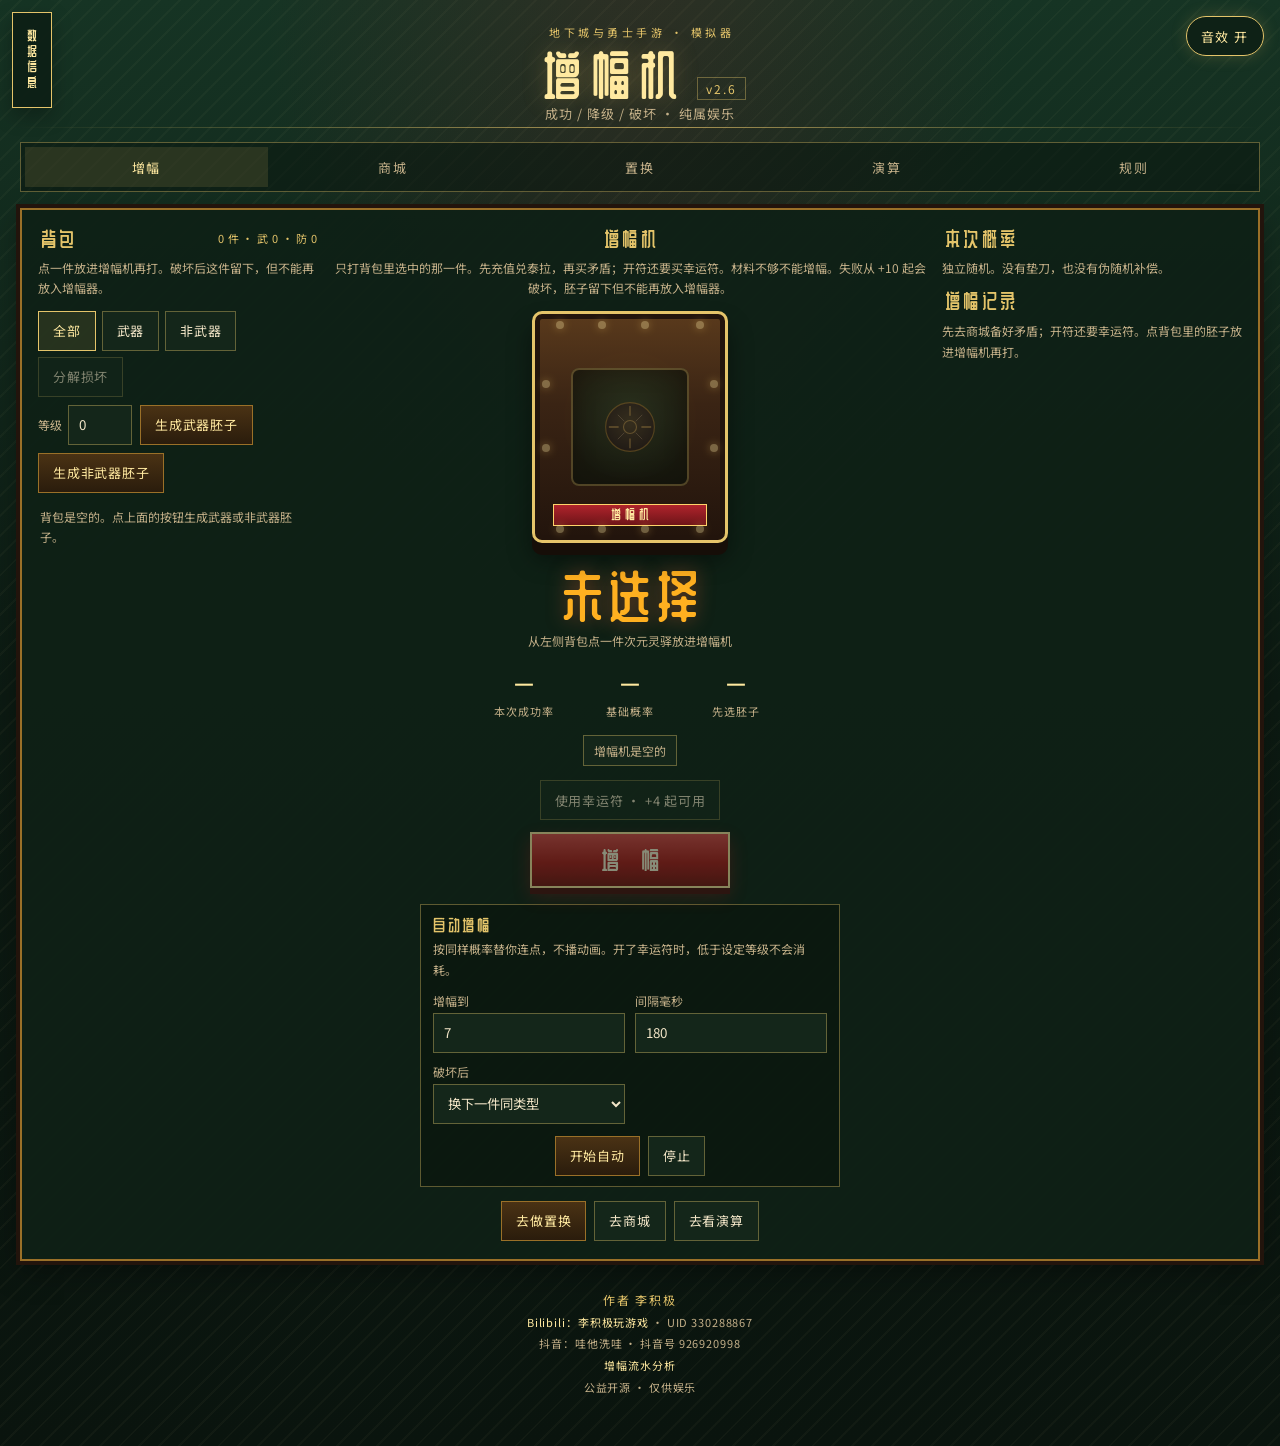
<file: index.html>
<!DOCTYPE html>
<html lang="zh-CN">
<head>
  <meta charset="UTF-8" />
  <meta name="viewport" content="width=device-width, initial-scale=1.0, viewport-fit=cover" />
  <meta name="theme-color" content="#0c1a12" />
  <title>增幅机 · DNF 手游</title>
  <meta name="description" content="DNF 手游增幅机。只增幅次元灵驿，成功 / 降级 / 破坏。仅供娱乐。" />
  <link rel="preconnect" href="https://fonts.googleapis.com" />
  <link rel="preconnect" href="https://fonts.gstatic.com" crossorigin />
  <link href="https://fonts.googleapis.com/css2?family=Noto+Sans+SC:wght@400;600&family=ZCOOL+QingKe+HuangYou&display=swap" rel="stylesheet" />
  <link rel="stylesheet" href="css/styles.css" />
</head>
<body>
  <button type="button" class="sfx-toggle" id="btn-sfx" title="循环：开 / 低 / 关">音效 开</button>
  <aside class="hud-sidebar is-min" id="hudSidebar">
    <button type="button" class="hud-rail" id="btnHudRail" aria-expanded="false" title="展开数据信息">
      <span>数据信息</span>
    </button>
    <div class="hud-sidebar-panel">
      <div class="hud-sidebar-top">
        <strong>数据信息</strong>
        <button type="button" class="hud-fold" id="btnHudFold">收起</button>
      </div>
      <section class="hud-section">
        <h3>资产</h3>
        <div class="wallet-list" id="assetBox">
          <div class="pill">点券 <span class="num" id="walCoupon">0</span></div>
          <div class="pill">装扮合成器 <span class="num" id="walSynth">0</span></div>
          <div class="pill">持有泰拉 <span class="num" id="walTera">0</span></div>
          <div class="pill">矛盾 <span class="num" id="walCrystal">0</span></div>
          <div class="pill">幸运符 <span class="num" id="walCharm">0</span></div>
          <div class="pill">已充值 RMB <span class="num" id="walRmb">0</span></div>
          <button type="button" class="btn gold hud-clear" id="btnInfiniteWallet">无限资产 · 关</button>
          <button type="button" class="btn danger hud-clear" id="btnClearWallet">清空资产</button>
        </div>
      </section>
      <section class="hud-section">
        <h3>消耗统计</h3>
        <div class="wallet-list" id="spentBox">
          <div class="pill">已消耗矛盾 <span class="num" id="spentCrystal">0</span></div>
          <div class="pill">已消耗幸运符 <span class="num" id="spentCharm">0</span></div>
          <div class="pill">预估消耗泰拉 <span class="num" id="spentTera">0</span></div>
          <div class="pill">约等于装扮合成器 <span class="num" id="spentSynth">—</span></div>
          <div class="pill">预估消耗 RMB <span class="num" id="spentRmb">—</span></div>
          <button type="button" class="btn danger hud-clear" id="btnClearSpent">清空消耗统计</button>
        </div>
      </section>
    </div>
  </aside>
  <div class="hud-backdrop" id="hudBackdrop" hidden></div>
  <div class="app">
    <header class="hero">
      <div class="eyebrow">地下城与勇士手游 · 模拟器</div>
      <div class="hero-title">
        <h1>增幅机</h1>
        <span class="ver">v2.6</span>
      </div>
      <p>成功 / 降级 / 破坏 · 纯属娱乐</p>
    </header>
    <div class="ornament"></div>

    <nav class="tabs">
      <button class="active" data-tab="amp">增幅</button>
      <button data-tab="shop">商城</button>
      <button data-tab="swap">置换</button>
      <button data-tab="calc">演算</button>
      <button data-tab="rules">规则</button>
    </nav>

    <section id="panel-amp" class="panel active">
      <div class="layout">
        <div class="col bag-col">
          <div class="bag-head">
            <h2>背包</h2>
            <span class="bag-summary" id="bagSummary"></span>
          </div>
          <p class="hint">点一件放进增幅机再打。破坏后这件留下，但不能再放入增幅器。</p>
          <div class="bag-filters">
            <button type="button" class="btn active" data-bag-filter="all">全部</button>
            <button type="button" class="btn" data-bag-filter="weapon">武器</button>
            <button type="button" class="btn" data-bag-filter="gear">非武器</button>
            <button type="button" class="btn danger" id="btnDropBroken" disabled>分解损坏</button>
          </div>
          <div class="btn-row gen-row">
            <label class="gen-lv">等级
              <input type="number" id="genLevel" min="0" max="20" value="0" />
            </label>
            <button type="button" class="btn gold" id="btnGenW">生成武器胚子</button>
            <button type="button" class="btn gold" id="btnGenG">生成非武器胚子</button>
          </div>
          <div id="inventory" class="inventory"></div>
        </div>

        <div class="forge" id="stage">
          <div class="forge-title">增幅机</div>
          <p class="hint">只打背包里选中的那一件。先充值兑泰拉，再买矛盾；开符还要买幸运符。材料不够不能增幅。失败从 +10 起会破坏，胚子留下但不能再放入增幅器。</p>
          <div class="result-pop" id="pop"></div>
          <div class="altar empty" id="eqIcon">
            <div class="altar-marquee" aria-hidden="true">
              <i></i><i></i><i></i><i></i><i></i><i></i>
              <i></i><i></i><i></i><i></i><i></i><i></i>
            </div>
            <div class="altar-glow"></div>
            <div class="altar-core">
              <svg id="eqSvg" viewBox="0 0 96 96" fill="none"></svg>
            </div>
            <div class="altar-base">增幅机</div>
          </div>
          <div class="amp-lv num" id="ampLv">+0</div>
          <div class="amp-sub" id="ampSub"></div>
          <div class="rate-box">
            <div><b class="num" id="rateNow">100%</b><span>本次成功率</span></div>
            <div><b class="num" id="rateBase">100%</b><span>基础概率</span></div>
            <div><b class="num" id="failTxt">必成</b><span id="failHint">本档必成</span></div>
          </div>
          <div class="costs" id="costRow"></div>
          <div class="btn-row center-row">
            <button type="button" class="btn" id="btnCharm">使用幸运符 · 关</button>
          </div>
          <button type="button" class="btn gold btn-amp" id="btnAmp">增 幅</button>
          <div class="auto-box">
            <div class="auto-head">自动增幅</div>
            <p class="hint">按同样概率替你连点，不播动画。开了幸运符时，低于设定等级不会消耗。</p>
            <div class="form-grid auto-grid">
              <label>增幅到
                <input type="number" id="autoTarget" min="1" max="20" value="7" />
              </label>
              <label>间隔毫秒
                <input type="number" id="autoDelay" min="0" max="2000" value="180" />
              </label>
              <label id="autoCharmFromWrap" hidden>几级前不用符
                <input type="number" id="autoCharmFrom" min="0" max="20" value="4" />
              </label>
              <label>破坏后
                <select id="autoDestroy">
                  <option value="replace">换下一件同类型</option>
                  <option value="stop">停止</option>
                </select>
              </label>
            </div>
            <div class="btn-row center-row tight-row">
              <button type="button" class="btn gold" id="btnAuto">开始自动</button>
              <button type="button" class="btn" id="btnStop">停止</button>
            </div>
          </div>
          <div class="btn-row center-row jump-row">
            <button type="button" class="btn gold" data-go-tab="swap">去做置换</button>
            <button type="button" class="btn" data-go-tab="shop">去商城</button>
            <button type="button" class="btn" data-go-tab="calc">去看演算</button>
          </div>
        </div>

        <div class="side">
          <h2>本次概率</h2>
          <p class="hint" id="oddsHint">独立随机。没有垫刀，也没有伪随机补偿。</p>
          <h2>增幅记录</h2>
          <div id="log" class="history"></div>
        </div>
      </div>
    </section>

    <section id="panel-shop" class="panel">
      <div class="block">
        <h2>充值</h2>
        <p class="hint">点一下立刻到账，不走真实支付。</p>
        <div class="recharge-grid" id="rechargeBox"></div>
      </div>
      <div class="block">
        <h2>行情</h2>
        <p class="hint">自己填单价，保存后全局生效。合成器标价打 9 折是到手泰拉；矛盾和幸运符按这里的单价用泰拉买。人民币按固定 50 点券和充值档折算，不用填。</p>
        <p class="market-summary" id="marketSummary"></p>
        <div class="market-grid">
          <label>矛盾价值泰拉
            <input type="number" id="mktCrystal" min="0" step="1" inputmode="decimal" />
          </label>
          <label>幸运符价值泰拉
            <input type="number" id="mktCharm" min="0" step="1" inputmode="decimal" />
          </label>
          <label>装扮合成器价值泰拉
            <input type="number" id="mktSynth" min="0" step="1" inputmode="decimal" />
          </label>
        </div>
        <div class="btn-row tight-row">
          <button type="button" class="btn gold" id="btnMarketOk">保存行情</button>
        </div>
      </div>
      <div class="block" id="shopBuyArea">
        <h2>点券商城</h2>
        <p class="hint">用点券买。当前只卖装扮合成器，后续商品也加在这里。</p>
        <div class="goods-grid" id="shopGoodsCoupon"></div>
        <h2 class="block-sub">泰拉商城</h2>
        <p class="hint">用持有泰拉买。单价按上面行情，没填的买不了。</p>
        <div class="goods-grid" id="shopGoodsTera"></div>
      </div>
      <div class="block">
        <h2>兑换泰拉</h2>
        <p class="hint">用装扮合成器兑泰拉。到手 = 合成器价值泰拉 × 0.9。先保存行情再兑。</p>
        <div class="exchange-box">
          <p class="exchange-meta" id="exPreview"></p>
          <div class="exchange-row">
            <label>兑换数量
              <input type="number" id="exQty" min="1" max="999" value="1" inputmode="numeric" />
            </label>
            <button type="button" class="btn gold" id="btnExchange">兑换泰拉</button>
          </div>
        </div>
      </div>
    </section>

    <section id="panel-swap" class="panel">
      <h2>增幅等级置换</h2>
      <p class="hint">点每个部位上的「置换」，从背包里选一件同类型且等级更高的胚子。等级数字可以自己改，方便试。互换后双方对调，胚子留在背包里。</p>
      <p class="hint" id="swapPickHint">点下面的部位开始选。</p>
      <div class="slots" id="slotGrid"></div>
      <div class="btn-row jump-row">
        <button type="button" class="btn" data-go-tab="amp">回增幅机</button>
      </div>
    </section>

    <section id="panel-calc" class="panel">
      <h2>期望消耗演算</h2>
      <p class="hint">手头胚子从起始等级往上打；身上低于目标的部位才算。置换后胚子变成该部位原来的等级，下一件接着打。破坏后新胚子从 0 重来。身上增幅和置换页是同一份。</p>
      <div class="preset-grid" id="mcPresets"></div>
      <div class="form-grid">
        <label>胚子起始
          <input type="number" id="mcEmbryo" min="0" max="19" value="0" />
        </label>
        <label>目标等级
          <input type="number" id="mcTarget" min="1" max="20" value="10" />
        </label>
        <label>模拟次数
          <select id="mcRuns"></select>
        </label>
        <label id="mcCharmFromWrap" hidden>几级前不用符
          <input type="number" id="mcCharmFrom" min="0" max="20" value="4" />
        </label>
      </div>
      <div class="mc-gear">
        <div class="mc-gear-head">
          <h3>身上增幅</h3>
          <div class="mc-fill">
            <label>全部设为
              <input type="number" id="mcFillLv" min="0" max="20" value="10" inputmode="numeric" />
            </label>
            <button type="button" class="btn" id="btnMcFill">套用</button>
          </div>
        </div>
        <div class="mc-gear-grid" id="mcGearGrid"></div>
        <p class="mc-need" id="mcNeed"></p>
      </div>
      <div class="btn-row">
        <button type="button" class="btn" id="btnMcCharm">演算用幸运符 · 关</button>
        <button type="button" class="btn gold" id="btnMc">计算期望</button>
      </div>
      <div class="metric" id="mcOut"></div>
      <div class="mc-advice" id="mcAdvice" hidden></div>
    </section>

    <section id="panel-rules" class="panel">
      <h2>模拟规则</h2>
      <div class="rules">
        <p><b>对象</b>：装备不能直接增幅，只打次元灵驿，再把等级置换到身上。</p>
        <p><b>三种结果</b>：成功 +1；失败按档位降级或破坏。没有「维持」。破坏后胚子留在背包，不能再放进增幅机，材料不返还。0～3 必成；4～6 失败降 1 级；7～9 失败降 3 级；10 起失败破坏。</p>
        <p><b>幸运符</b>：+4 起可用。10 上 11 及更低 +5%；11 上 12 带符 33%；12 上 13 起基础 20%、带符 22%。消耗：10 级前每级 1 张，10～12 每级 2 张，12～16 每级 4 张，16～20 每级 8 张。</p>
        <p><b>置换</b>：部位对应（武器胚子只能换武器），且胚子等级必须更高。互换后对调，胚子留下。</p>
        <p><b>矛盾消耗</b>：按规则表逐档扣除。灰色行为估算值。金币按矛盾×2000 计算。</p>
        <p><b>随机</b>：每次独立抽样，无垫刀、无补偿池。</p>
        <p><b>充值 / 商城</b>：假充值点一下到账点券。点券商城买装扮合成器，合成器打 9 折兑泰拉；泰拉商城按行情买矛盾和幸运符。增幅要先有对应材料，不够不能打。侧栏可开无限资产，也可分别清空资产和消耗统计。</p>
      </div>
      <div class="value-table-wrap">
        <table class="value-table" id="offTable"></table>
      </div>
    </section>

    <footer class="note">
      <p class="note-author">作者 李积极</p>
      <p><a href="https://space.bilibili.com/330288867" target="_blank" rel="noopener noreferrer">Bilibili：李积极玩游戏</a> · UID 330288867</p>
      <p>抖音：哇他洗哇 · 抖音号 926920998</p>
      <p><a href="log.html">增幅流水分析</a></p>
      <p>公益开源 · 仅供娱乐</p>
    </footer>
  </div>

  <div class="swap-overlay" id="swapOverlay" hidden>
    <div class="swap-overlay-bg" id="swapOverlayBg"></div>
    <div class="swap-pick-card">
      <div class="swap-pick-head">
        <h3 id="swapPickTitle">选择胚子</h3>
        <p class="hint" id="swapPickSub"></p>
      </div>
      <div class="swap-pick-list" id="swapPickList"></div>
      <button type="button" class="btn" id="btnCloseSwapPick">取消</button>
    </div>
  </div>
  <div class="max20-flash" id="max20Flash" hidden>
    <div class="fx-burst max20-burst"></div>
    <div class="fx-burst max20-burst-2"></div>
    <div class="fx-rays max20-rays"></div>
    <div class="fx-ring max20-ring"></div>
    <div class="fx-ring max20-ring delay-a"></div>
    <div class="fx-ring max20-ring delay-b"></div>
    <div class="max20-sparks" id="max20Sparks"></div>
    <div class="max20-mark-wrap">
      <div class="max20-mark-sub">增幅盖印</div>
      <div class="max20-mark">+20</div>
      <div class="max20-mark-foot">MAX AMPLIFY</div>
    </div>
  </div>
  <div class="toast" id="toast"></div>
  <div class="amp-overlay" id="ampOverlay" hidden>
    <div class="amp-overlay-bg" id="ampOverlayBg"></div>
    <div class="amp-anim" id="ampAnim">
      <div class="amp-rings">
        <i></i><i></i><i></i>
      </div>
      <div class="amp-anim-title">增幅中</div>
      <div class="amp-anim-meta" id="ampAnimMeta"></div>
      <button type="button" class="btn" id="btnSkipAnim">跳过动画</button>
    </div>
    <div class="amp-result" id="ampResult" hidden>
      <div class="amp-result-card" id="ampResultCard">
        <div class="amp-result-seal" id="ampResultSeal"></div>
        <div class="amp-result-eyebrow" id="ampResultEyebrow">增幅结果</div>
        <div class="amp-result-title" id="ampResultTitle"></div>
        <div class="amp-result-lv num" id="ampResultLv">
          <span id="ampResultFrom"></span>
          <em id="ampResultArrow">→</em>
          <span id="ampResultTo"></span>
        </div>
        <div class="amp-result-meta" id="ampResultMeta"></div>
        <button type="button" class="btn gold" id="btnCloseResult">确定</button>
      </div>
    </div>
  </div>
  <script src="js/config.js"></script>
  <script src="js/data.js"></script>
  <script src="js/engine.js"></script>
  <script src="js/sfx.js"></script>
  <script src="js/app.js"></script>
</body>
</html>
</file>
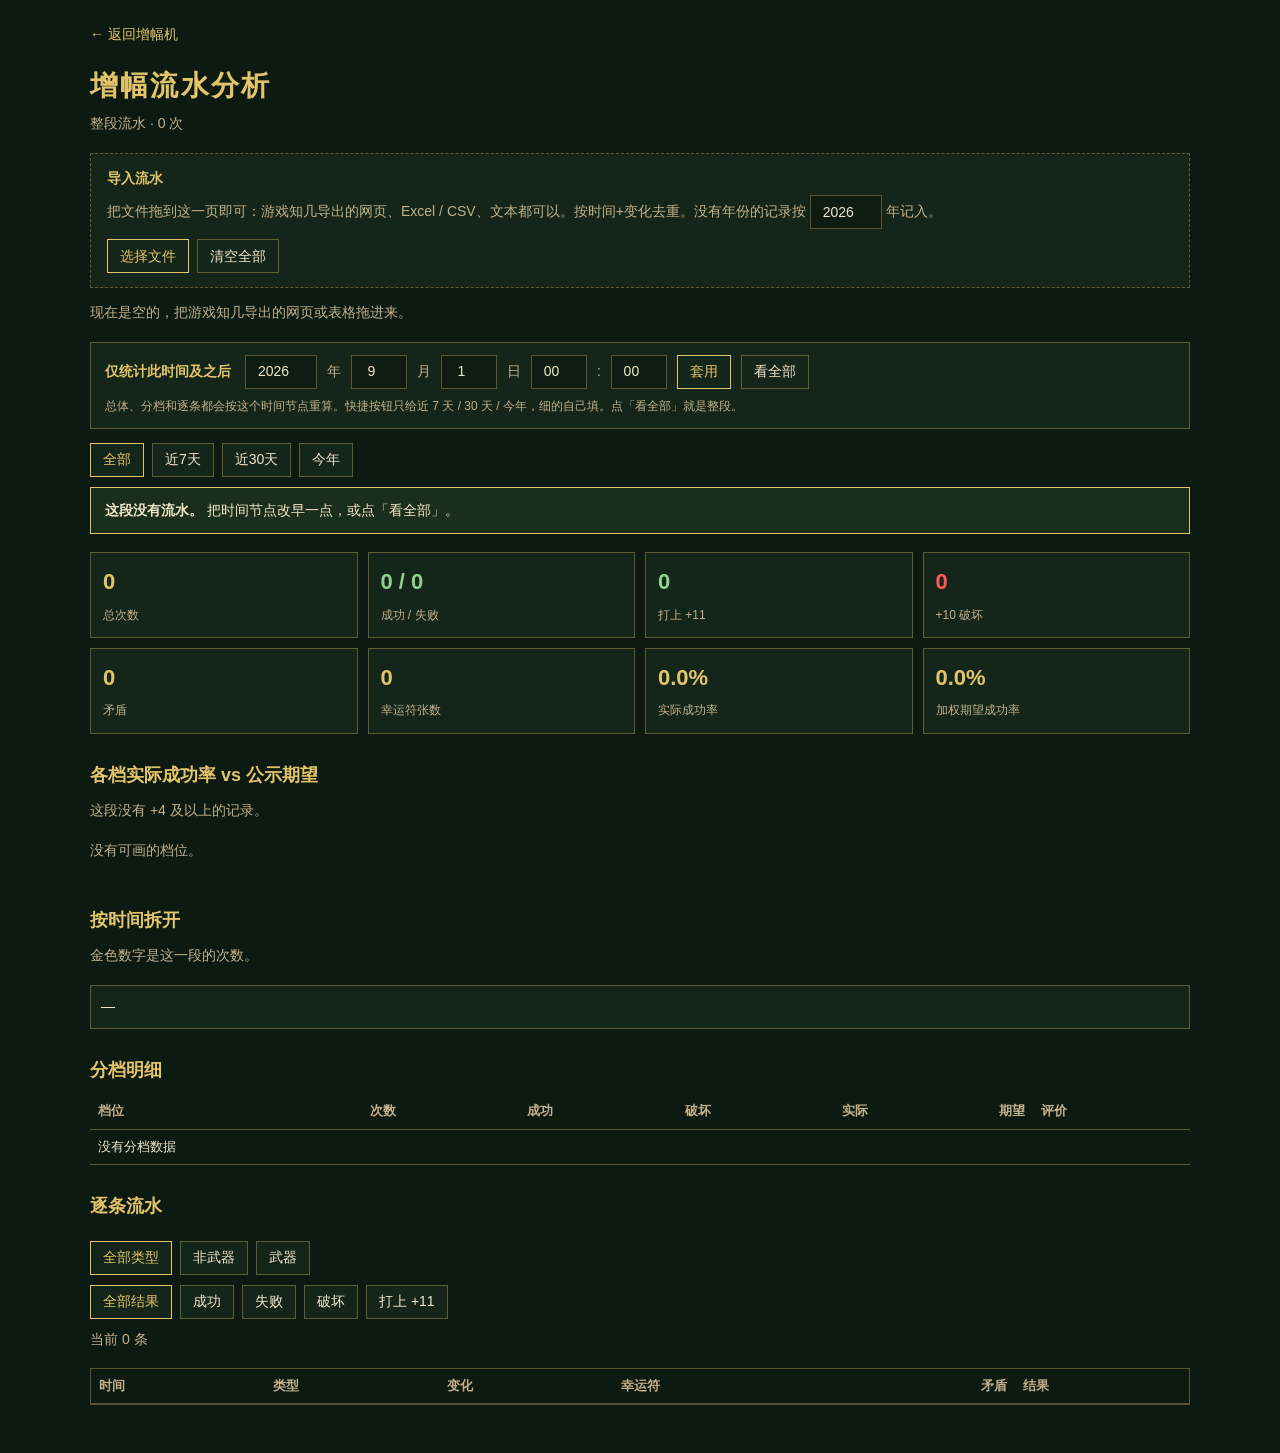
<file: log.html>
<!DOCTYPE html>
<html lang="zh-CN">
<head>
  <meta charset="UTF-8" />
  <meta name="viewport" content="width=device-width, initial-scale=1.0" />
  <title>增幅流水分析</title>
  <style>
    :root {
      --bg: #0c1a12;
      --panel: #14261a;
      --ink: #f3e6c8;
      --dim: #c4b089;
      --gold: #e4c46a;
      --ok: #8fd18f;
      --bad: #ff5a5a;
      --line: rgba(228, 196, 106, 0.35);
    }
    * { box-sizing: border-box; }
    body {
      margin: 0;
      color: var(--ink);
      font: 14px/1.55 "Noto Sans SC", "Microsoft YaHei", sans-serif;
      background: #0c1a12;
      padding: 24px 20px 48px;
    }
    .wrap { max-width: 1100px; margin: 0 auto; }
    h1 { font-size: 28px; font-weight: 600; letter-spacing: 0.08em; margin: 0 0 6px; color: var(--gold); }
    h2 { font-size: 18px; color: var(--gold); margin: 28px 0 10px; font-weight: 600; }
    .sub { color: var(--dim); margin: 0 0 18px; }
    .note {
      border: 1px solid var(--gold);
      background: #1a2e1c;
      padding: 12px 14px;
      margin: 0 0 18px;
    }
    .kpis { display: grid; grid-template-columns: repeat(4, 1fr); gap: 10px; margin-bottom: 10px; }
    .kpi { border: 1px solid var(--line); background: var(--panel); padding: 12px; }
    .kpi b { display: block; font-size: 22px; color: var(--gold); margin-bottom: 4px; }
    .kpi span { color: var(--dim); font-size: 12px; }
    .kpi.ok b { color: var(--ok); }
    .kpi.bad b { color: var(--bad); }
    .bars { display: grid; gap: 8px; }
    .bar-row { display: grid; grid-template-columns: 64px 1fr 88px; gap: 8px; align-items: center; }
    .bar-track { height: 18px; background: #0e1c12; border: 1px solid var(--line); position: relative; }
    .bar-exp, .bar-act {
      position: absolute; top: 0; bottom: 0; left: 0;
    }
    .bar-exp { background: rgba(196, 176, 137, 0.35); }
    .bar-act { background: var(--gold); opacity: 0.9; }
    table { width: 100%; border-collapse: collapse; font-size: 13px; }
    th, td { border-bottom: 1px solid var(--line); padding: 7px 8px; text-align: left; }
    th { color: var(--dim); font-weight: 600; }
    td.num, th.num { text-align: right; }
    tr.ok td:last-child { color: var(--ok); }
    tr.fail td:last-child { color: #e0a36a; }
    tr.dead td:last-child { color: var(--bad); }
    .filters { display: flex; flex-wrap: wrap; gap: 8px; margin: 0 0 10px; }
    .filters button {
      appearance: none;
      border: 1px solid var(--line);
      background: #14261a;
      color: var(--ink);
      min-height: 34px;
      padding: 4px 12px;
      cursor: pointer;
      font: inherit;
    }
    .filters button.on { border-color: var(--gold); color: var(--gold); }
    .cutoff {
      display: flex;
      flex-wrap: wrap;
      align-items: center;
      gap: 8px 10px;
      border: 1px solid var(--line);
      background: var(--panel);
      padding: 12px 14px;
      margin: 0 0 14px;
    }
    .cutoff label { color: var(--gold); font-weight: 600; margin-right: 4px; }
    .cutoff .hint { color: var(--dim); font-size: 12px; width: 100%; margin: 0; }
    .cutoff input[type="number"], .drop input[type="number"] {
      width: 56px;
      min-height: 34px;
      border: 1px solid var(--line);
      background: #0e1c12;
      color: var(--ink);
      font: inherit;
      text-align: center;
    }
    .cutoff .sep { color: var(--dim); }
    .cutoff button {
      appearance: none;
      border: 1px solid var(--line);
      background: #14261a;
      color: var(--ink);
      min-height: 34px;
      padding: 4px 12px;
      cursor: pointer;
      font: inherit;
    }
    .cutoff button.primary { border-color: var(--gold); color: var(--gold); }
    .drop {
      border: 1px dashed var(--line);
      background: var(--panel);
      padding: 14px 16px;
      margin: 0 0 14px;
      text-align: left;
    }
    .drop.on, body.is-drag .drop { border-color: var(--gold); background: #1a2e1c; }
    .drop b { color: var(--gold); }
    .drop p { margin: 6px 0 10px; color: var(--dim); }
    .drop p input { display: inline-block; vertical-align: middle; }
    .drop .btns { display: flex; flex-wrap: wrap; gap: 8px; }
    .drop button, .drop label {
      appearance: none;
      border: 1px solid var(--line);
      background: #14261a;
      color: var(--ink);
      min-height: 34px;
      padding: 4px 12px;
      cursor: pointer;
      font: inherit;
    }
    .drop button.primary { border-color: var(--gold); color: var(--gold); }
    .list { max-height: 440px; overflow: auto; border: 1px solid var(--line); }
    .daygrid { display: grid; grid-template-columns: repeat(auto-fit, minmax(160px, 1fr)); gap: 8px; margin-bottom: 12px; }
    .day { border: 1px solid var(--line); background: var(--panel); padding: 10px; cursor: pointer; }
    .day:hover, .day.on { border-color: var(--gold); }
    .day b { color: var(--gold); }
    .crumb { color: var(--dim); margin: 0 0 10px; }
    .crumb button {
      appearance: none;
      border: 0;
      background: none;
      color: var(--gold);
      padding: 0;
      font: inherit;
      cursor: pointer;
    }
    #cutY, #importYear { width: 72px; }
    @media (max-width: 720px) {
      .kpis, .daygrid { grid-template-columns: 1fr 1fr; }
    }
  </style>
</head>
<body>
  <div class="wrap">
    <p class="sub"><a href="index.html" style="color: var(--gold); text-decoration: none;">← 返回增幅机</a></p>
    <h1>增幅流水分析</h1>
    <p class="sub" id="rangeLine"></p>
    <div class="drop" id="dropZone">
      <b>导入流水</b>
      <p>把文件拖到这一页即可：游戏知几导出的网页、Excel / CSV、文本都可以。按时间+变化去重。没有年份的记录按 <input id="importYear" type="number" min="2020" max="2099" value="2026" /> 年记入。</p>
      <div class="btns">
        <button type="button" class="primary" id="btnPick">选择文件</button>
        <button type="button" id="btnClearExtra">清空全部</button>
      </div>
      <input id="filePick" type="file" multiple hidden />
    </div>
    <p class="sub" id="importMsg">现在是空的，把游戏知几导出的网页或表格拖进来。</p>
    <div class="cutoff">
      <label>仅统计此时间及之后</label>
      <input id="cutY" type="number" min="2020" max="2099" /> <span class="sep">年</span>
      <input id="cutM" type="number" min="1" max="12" /> <span class="sep">月</span>
      <input id="cutD" type="number" min="1" max="31" /> <span class="sep">日</span>
      <input id="cutH" type="number" min="0" max="23" /> <span class="sep">:</span>
      <input id="cutMin" type="number" min="0" max="59" />
      <button type="button" class="primary" id="btnCutApply">套用</button>
      <button type="button" id="btnCutClear">看全部</button>
      <p class="hint">总体、分档和逐条都会按这个时间节点重算。快捷按钮只给近 7 天 / 30 天 / 今年，细的自己填。点「看全部」就是整段。</p>
    </div>
    <div class="filters" id="cutPresets"></div>
    <div class="note" id="note"></div>
    <div class="kpis" id="kpis1"></div>
    <div class="kpis" id="kpis2"></div>

    <h2>各档实际成功率 vs 公示期望</h2>
    <p class="sub" id="barHint"></p>
    <div class="bars" id="lvBars"></div>

    <h2>按时间拆开</h2>
    <p class="sub" id="breakHint">天数少就按日；多了先按月，跨年先按年。点卡片往下看。</p>
    <div class="crumb" id="breakNav"></div>
    <div class="daygrid" id="daygrid"></div>

    <h2>分档明细</h2>
    <table>
      <thead>
        <tr><th>档位</th><th class="num">次数</th><th class="num">成功</th><th class="num">破坏</th><th class="num">实际</th><th class="num">期望</th><th>评价</th></tr>
      </thead>
      <tbody id="lvTable"></tbody>
    </table>

    <h2>逐条流水</h2>
    <div class="filters" id="yearBtns"></div>
    <div class="filters" id="monthBtns"></div>
    <div class="filters" id="dayBtns"></div>
    <div class="filters" id="typeBtns"></div>
    <div class="filters" id="kindBtns"></div>
    <p class="sub" id="countLine"></p>
    <div class="list">
      <table>
        <thead><tr><th>时间</th><th>类型</th><th>变化</th><th>幸运符</th><th class="num">矛盾</th><th>结果</th></tr></thead>
        <tbody id="rows"></tbody>
      </table>
    </div>
  </div>
  <script>
    /* 每条：[时间, 变化, 幸运符0/1, 成功0/1, 可选 1=武器]。不写第 5 项按非武器。 */
    const RAW = [];
    const BASE = [100, 100, 100, 100, 80, 70, 60, 70, 60, 50, 40, 30, 20, 20, 20, 20, 20, 20, 20, 20];
    const CRYSTAL_GEAR = [26, 39, 54, 72, 94, 123, 152, 210, 268, 354, 440, 484, 533, 587, 645, 710, 781, 859, 945, 1040];
    const CRYSTAL_WEAPON = [35, 53, 73, 97, 126, 164, 203, 280, 357, 472, 587, 646, 711, 782, 860, 946, 1041, 1145, 1260, 1386];
    function rowIsWeapon(kind) {
      return kind === 1 || kind === true || kind === "w" || kind === "武器";
    }
    const STORE = "amp-log-after";
    const EXTRA_STORE = "amp-log-extra-v2";
    try { localStorage.removeItem("amp-log-extra-v1"); } catch (e) {}

    function pad2(n) { return String(n).padStart(2, "0"); }
    function defaultYear() {
      const el = document.getElementById("importYear");
      const y = el ? +el.value : 2026;
      return y >= 2000 && y <= 2100 ? y : 2026;
    }
    function stampKey(y, mo, d, h, mi, se) {
      return Date.UTC(y, mo - 1, d, h || 0, mi || 0, se || 0);
    }
    function parseStamp(t) {
      const s = String(t || "").trim();
      let m = s.match(/^(\d{4})[-/年.](\d{1,2})[-/月.](\d{1,2})日?\s+(\d{1,2}):(\d{1,2})(?::(\d{1,2}))?/);
      if (m) {
        const y = +m[1], mo = +m[2], d = +m[3], h = +m[4], mi = +m[5], se = +(m[6] || 0);
        return { y, mo, d, h, mi, se, hasYear: true, key: stampKey(y, mo, d, h, mi, se) };
      }
      m = s.match(/^(\d{1,2})-(\d{1,2}) (\d{1,2}):(\d{1,2})(?::(\d{1,2}))?$/);
      if (!m) return null;
      const y = defaultYear(), mo = +m[1], d = +m[2], h = +m[3], mi = +m[4], se = +(m[5] || 0);
      return { y, mo, d, h, mi, se, hasYear: false, key: stampKey(y, mo, d, h, mi, se) };
    }
    function expectRate(from, charm) {
      const base = BASE[from] || 0;
      const bonus = charm && from >= 4 ? (from >= 12 ? 2 : from >= 11 ? 3 : 5) : 0;
      return Math.min(100, base + bonus);
    }
    function charmSheets(from, charm) {
      if (!charm || from < 4) return 0;
      if (from >= 16) return 8;
      if (from >= 12) return 4;
      if (from >= 10) return 2;
      return 1;
    }
    function fmt(n) { return Number(n).toLocaleString("zh-CN"); }
    function fmtTime(y, mo, d, h, mi) {
      return (y ? y + "年" : "") + pad2(mo) + "月" + pad2(d) + "日 " + pad2(h) + ":" + pad2(mi);
    }
    function uniqueYears(rows) {
      return Array.from(new Set((rows || ROWS).map((r) => r.y))).sort((a, b) => b - a);
    }
    function showStamp(t) {
      if (uniqueYears(ROWS).length <= 1) return String(t).replace(/^\d{4}-/, "");
      return t;
    }
    function tagOf(delta) {
      if (delta >= 5) return "欧";
      if (delta <= -3) return "黑";
      return "贴线";
    }

    function hydrate(row) {
      const [t, chg, charm, ok, kind] = row;
      const stamp = parseStamp(t);
      const parts = String(chg).match(/^(\d+)→(.+)$/);
      const from = parts ? +parts[1] : 0;
      const dest = String(chg).includes("损坏");
      const to = dest ? 0 : (parts && /^\d+$/.test(parts[2]) ? +parts[2] : from);
      const used = !!charm;
      const weapon = rowIsWeapon(kind);
      const table = weapon ? CRYSTAL_WEAPON : CRYSTAL_GEAR;
      const y = stamp ? stamp.y : defaultYear();
      const mo = stamp ? stamp.mo : 0;
      const d = stamp ? stamp.d : 0;
      const day = y + "-" + pad2(mo) + "-" + pad2(d);
      return {
        t, day, month: y + "-" + pad2(mo), y, chg, from, to, weapon,
        type: weapon ? "武器" : "非武器",
        charm: used, sheets: charmSheets(from, used),
        ok: !!ok, destroy: dest, to11: String(chg).endsWith("→11"),
        p: expectRate(from, used),
        crystal: table[from] || 0,
        key: stamp ? stamp.key : 0,
        mo, d,
        h: stamp ? stamp.h : 0,
        mi: stamp ? stamp.mi : 0
      };
    }
    function normalizeTime(s) {
      const p = parseStamp(String(s || "").trim());
      if (!p) return "";
      return p.y + "-" + pad2(p.mo) + "-" + pad2(p.d) + " " + pad2(p.h) + ":" + pad2(p.mi) + ":" + pad2(p.se);
    }
    function normalizeChg(chg) {
      let s = String(chg || "").replace(/\s/g, "");
      s = s.replace(/[—－–~～]/g, "-").replace(/->|＞|>/g, "→");
      s = s.replace(/破坏|損坏|損壊/g, "损坏");
      const m = s.match(/^(\d{1,2})→(\d{1,2}|损坏)$/);
      if (!m) return "";
      return m[2] === "损坏" ? Number(m[1]) + "→损坏" : Number(m[1]) + "→" + Number(m[2]);
    }
    function normalizeRaw(row) {
      if (!row) return null;
      let t, chg, charm, ok, kind;
      if (Array.isArray(row)) {
        t = row[0]; chg = row[1]; charm = row[2]; ok = row[3]; kind = row[4];
      } else {
        t = row.t || row.time || row.时间;
        chg = row.chg || row.change || row.增幅变化 || row.变化;
        charm = row.charm || row.幸运符;
        ok = row.ok != null ? row.ok : row.结果;
        kind = row.weapon != null ? row.weapon : (row.kind || row.类型 || row.name || row.道具名称);
      }
      const nt = normalizeTime(t);
      const nc = normalizeChg(chg);
      if (!nt || !nc) return null;
      const used = charm === 1 || charm === true || /使用/.test(String(charm || "")) && !/未使用/.test(String(charm || ""));
      let success = ok === 1 || ok === true || /成功/.test(String(ok || ""));
      if (/损坏/.test(nc) || /失败|破坏/.test(String(ok || ""))) success = false;
      if (ok == null && !/成功|失败|破坏/.test(String(ok || ""))) {
        const to = nc.split("→")[1];
        success = to !== "损坏" && Number(to) === Number(nc.split("→")[0]) + 1;
      }
      const weapon = rowIsWeapon(kind) || (/武器/.test(String(kind || "")) && !/非武器/.test(String(kind || "")));
      return [nt, nc, used ? 1 : 0, success ? 1 : 0, weapon ? 1 : 0];
    }
    function fp(row) {
      const n = normalizeRaw(row) || row;
      return n[0] + "|" + n[1] + "|" + n[2] + "|" + n[3] + "|" + (n[4] ? 1 : 0);
    }
    function mergeRaw(seed, extra) {
      const seen = new Set();
      const out = [];
      function add(row) {
        const n = normalizeRaw(row);
        if (!n) return;
        const k = fp(n);
        if (seen.has(k)) return;
        seen.add(k);
        out.push(n);
      }
      (extra || []).forEach(add);
      (seed || []).forEach(add);
      out.sort((a, b) => {
        const ka = parseStamp(a[0]);
        const kb = parseStamp(b[0]);
        return (kb ? kb.key : 0) - (ka ? ka.key : 0);
      });
      return out;
    }
    function loadExtras() {
      try {
        const raw = JSON.parse(localStorage.getItem(EXTRA_STORE) || "[]");
        return Array.isArray(raw) ? raw.map(normalizeRaw).filter(Boolean) : [];
      } catch (e) {
        return [];
      }
    }
    function saveExtras() {
      try { localStorage.setItem(EXTRA_STORE, JSON.stringify(extras)); } catch (e) {}
    }

    let extras = loadExtras();
    let ROWS = [];
    let first = { y: 2026, mo: 9, d: 1, h: 0, mi: 0 };
    function rebuild() {
      ROWS = mergeRaw(RAW, extras).map(hydrate);
      first = ROWS[ROWS.length - 1] || first;
    }
    rebuild();

    let afterKey = null;
    let preset = "all";
    let drill = null;
    let yearFilter = "all";
    let monthFilter = "all";
    let day = "all";
    let typeFilter = "all";
    let kind = "all";

    function readCutoff() {
      return {
        y: +document.getElementById("cutY").value,
        mo: +document.getElementById("cutM").value,
        d: +document.getElementById("cutD").value,
        h: +document.getElementById("cutH").value,
        mi: +document.getElementById("cutMin").value
      };
    }
    function fillCutoff(y, mo, d, h, mi) {
      document.getElementById("cutY").value = y;
      document.getElementById("cutM").value = mo;
      document.getElementById("cutD").value = d;
      document.getElementById("cutH").value = pad2(h);
      document.getElementById("cutMin").value = pad2(mi);
    }
    function scoped() {
      if (afterKey == null) return ROWS;
      return ROWS.filter((r) => r.key >= afterKey);
    }
    function summarize(rows) {
      const n = rows.length;
      let ok = 0, dest = 0, to11 = 0, dest10 = 0, crystal = 0, sheets = 0, expOk = 0, expVar = 0;
      let nW = 0, nG = 0, cryW = 0, cryG = 0;
      const byLv = {};
      const byDay = {};
      const byMonth = {};
      const byYear = {};
      function bump(map, key, extra, row) {
        if (!map[key]) map[key] = Object.assign({ n: 0, ok: 0, dest: 0, to11: 0 }, extra);
        const x = map[key];
        x.n += 1;
        if (row.ok) x.ok += 1;
        if (row.destroy) x.dest += 1;
        if (row.to11) x.to11 += 1;
      }
      rows.forEach((r) => {
        if (r.ok) ok += 1;
        if (r.destroy) dest += 1;
        if (r.to11) to11 += 1;
        if (r.destroy && r.from === 10) dest10 += 1;
        crystal += r.crystal;
        sheets += r.sheets;
        if (r.weapon) { nW += 1; cryW += r.crystal; }
        else { nG += 1; cryG += r.crystal; }
        const p = r.p / 100;
        expOk += p;
        expVar += p * (1 - p);
        if (!byLv[r.from]) byLv[r.from] = { from: r.from, n: 0, ok: 0, dest: 0, exp: 0 };
        const lv = byLv[r.from];
        lv.n += 1;
        if (r.ok) lv.ok += 1;
        if (r.destroy) lv.dest += 1;
        lv.exp += r.p;
        bump(byDay, r.day, { id: r.day, kind: "day", y: r.y, mo: r.mo, d: r.d }, r);
        bump(byMonth, r.month, { id: r.month, kind: "month", y: r.y, mo: r.mo }, r);
        bump(byYear, String(r.y), { id: String(r.y), kind: "year", y: r.y }, r);
      });
      const levels = Object.keys(byLv).map(Number).sort((a, b) => a - b).map((k) => {
        const x = byLv[k];
        const actual = x.n ? (x.ok / x.n) * 100 : 0;
        const expect = x.n ? x.exp / x.n : 0;
        return { from: x.from, n: x.n, ok: x.ok, dest: x.dest, actual, expect, delta: actual - expect };
      });
      const days = Object.keys(byDay).sort().reverse().map((k) => byDay[k]);
      const months = Object.keys(byMonth).sort().reverse().map((k) => byMonth[k]);
      const years = Object.keys(byYear).sort().reverse().map((k) => byYear[k]);
      const fail = n - ok;
      const actualPct = n ? (ok / n) * 100 : 0;
      const expectPct = n ? (expOk / n) * 100 : 0;
      const z = expVar > 0 ? (ok - expOk) / Math.sqrt(expVar) : 0;
      return { n, ok, fail, dest, to11, dest10, crystal, sheets, nW, nG, cryW, cryG, expOk, actualPct, expectPct, z, levels, days, months, years };
    }
    function verdict(s) {
      if (!s.n) return { title: "这段没有流水。", body: "把时间节点改早一点，或点「看全部」。" };
      const tone = s.z >= 0.4 ? "略欧" : s.z <= -0.4 ? "略黑" : "贴线";
      const hot = s.levels.filter((x) => x.n >= 3);
      const lucky = hot.filter((x) => x.delta >= 5).sort((a, b) => b.delta - a.delta);
      const dark = hot.filter((x) => x.delta <= -3).sort((a, b) => a.delta - b.delta);
      let body = "期望成功约 " + s.expOk.toFixed(1) + " 次，实际 " + s.ok + " 次。";
      if (lucky.length) {
        body += " 欧在 " + lucky.map((x) => x.from + "-" + (x.from + 1)).join(" / ");
        if (lucky.length > 1) body += "，尤其 " + lucky[0].from + "-" + (lucky[0].from + 1);
        body += "。";
      }
      if (dark.length) body += " 黑在 " + dark.map((x) => x.from + "-" + (x.from + 1)).join(" / ") + "。";
      if (!lucky.length && !dark.length) body += " 各档都贴着期望走。";
      body += " 打出 " + s.to11 + " 件 +11，+10 碎了 " + s.dest10 + " 次。";
      return { title: "总体：" + tone + "。", body };
    }
    function kpi(html, cls) {
      return '<div class="kpi' + (cls ? " " + cls : "") + '">' + html + "</div>";
    }
    function paintStats(rows) {
      const s = summarize(rows);
      const v = verdict(s);
      const start = rows[rows.length - 1];
      const end = rows[0];
      const c = readCutoff();
      const cutTxt = afterKey == null
        ? "整段流水"
        : "仅 " + fmtTime(c.y, c.mo, c.d, c.h, c.mi) + " 及之后";
      const mix = [s.nW ? "武器 " + s.nW : "", s.nG ? "非武器 " + s.nG : ""].filter(Boolean).join(" · ");
      document.getElementById("rangeLine").textContent = !s.n
        ? cutTxt + " · 0 次"
        : showStamp(start.t) + " 至 " + showStamp(end.t) + " · " + s.n + " 次 · " + mix + " · 从近到远 · " + cutTxt;
      document.getElementById("note").innerHTML = "<b>" + v.title + "</b> " + v.body;
      document.getElementById("kpis1").innerHTML =
        kpi("<b>" + s.n + "</b><span>总次数</span>") +
        kpi("<b>" + s.ok + " / " + s.fail + "</b><span>成功 / 失败</span>", "ok") +
        kpi("<b>" + s.to11 + "</b><span>打上 +11</span>", "ok") +
        kpi("<b>" + s.dest10 + "</b><span>+10 破坏</span>", "bad");
      document.getElementById("kpis2").innerHTML =
        kpi("<b>" + fmt(s.crystal) + "</b><span>" + (s.nW && s.nG
          ? "矛盾 · 武器 " + fmt(s.cryW) + " / 非武器 " + fmt(s.cryG)
          : "矛盾") + "</span>") +
        kpi("<b>" + fmt(s.sheets) + "</b><span>幸运符张数</span>") +
        kpi("<b>" + (s.n ? s.actualPct.toFixed(1) : "0.0") + "%</b><span>实际成功率</span>") +
        kpi("<b>" + (s.n ? s.expectPct.toFixed(1) : "0.0") + "%</b><span>加权期望成功率</span>");
      const showLv = s.levels.filter((x) => x.from >= 4);
      const peak = showLv.slice().sort((a, b) => b.delta - a.delta)[0];
      const low = showLv.slice().sort((a, b) => a.delta - b.delta)[0];
      document.getElementById("barHint").textContent = !showLv.length
        ? "这段没有 +4 及以上的记录。"
        : "金色是实际，浅色底是期望。" +
          (peak ? " " + peak.from + "-" + (peak.from + 1) + " 相对最欧。" : "") +
          (low && low.from !== (peak && peak.from) ? " " + low.from + "-" + (low.from + 1) + " 相对最黑。" : "");
      document.getElementById("lvBars").innerHTML = showLv.map((x) =>
        '<div class="bar-row"><span>' + x.from + "-" + (x.from + 1) + '</span><div class="bar-track">' +
        '<i class="bar-exp" style="width:' + x.expect + '%"></i>' +
        '<i class="bar-act" style="width:' + x.actual + '%"></i></div>' +
        '<span>' + x.actual.toFixed(1) + '% / ' + x.expect.toFixed(1) + '%</span></div>'
      ).join("") || "<p class='sub'>没有可画的档位。</p>";
      document.getElementById("lvTable").innerHTML = (showLv.length ? showLv : s.levels).map((x) => {
        return "<tr><td>+" + x.from + " → +" + (x.from + 1) + "</td><td class='num'>" + x.n +
          "</td><td class='num'>" + x.ok + "</td><td class='num'>" + (x.dest || "—") +
          "</td><td class='num'>" + x.actual.toFixed(1) + "%</td><td class='num'>" +
          x.expect.toFixed(1) + "%</td><td>" + tagOf(x.delta) + "</td></tr>";
      }).join("") || "<tr><td colspan='7'>没有分档数据</td></tr>";
      paintBreakdown(s);
      return s;
    }
    function bucketTitle(item, multiYear) {
      if (item.kind === "year") return item.y + "年";
      if (item.kind === "month") return (multiYear ? item.y + "年" : "") + item.mo + "月";
      return (multiYear ? item.y + "-" : "") + pad2(item.mo) + "-" + pad2(item.d);
    }
    function paintBreakdown(s) {
      const multiYear = s.years.length > 1;
      let items = s.days;
      let mode = "day";
      if (drill && drill.type === "month") {
        items = s.days.filter((x) => x.y === drill.y && x.mo === drill.mo);
        mode = "day";
      } else if (drill && drill.type === "year") {
        items = s.months.filter((x) => x.y === drill.y);
        mode = items.length > 1 ? "month" : "day";
        if (mode === "day") items = s.days.filter((x) => x.y === drill.y);
      } else if (s.years.length > 1) {
        items = s.years;
        mode = "year";
      } else if (s.days.length > 12) {
        items = s.months;
        mode = "month";
      }
      const hint = document.getElementById("breakHint");
      if (mode === "year") hint.textContent = "已跨年，先按年看。点某一年再看月。";
      else if (mode === "month") hint.textContent = "天数较多，先按月看。点某个月再看日。";
      else hint.textContent = items.length > 12 ? "这一层按日展开。" : "金色数字是这一段的次数。";
      const nav = ["<button type='button' data-up='all'>全部时间</button>"];
      if (drill && drill.type === "year") nav.push(" / <button type='button' data-up='year'>" + drill.y + "年</button>");
      if (drill && drill.type === "month") {
        nav.push(" / <button type='button' data-up='year'>" + drill.y + "年</button>");
        nav.push(" / <span>" + drill.mo + "月</span>");
      }
      document.getElementById("breakNav").innerHTML = drill ? nav.join("") : "";
      document.getElementById("breakNav").onclick = function (ev) {
        const b = ev.target.closest("button");
        if (!b) return;
        if (b.dataset.up === "all") drill = null;
        if (b.dataset.up === "year") drill = { type: "year", y: drill.y };
        yearFilter = "all";
        monthFilter = "all";
        day = "all";
        paint();
      };
      document.getElementById("daygrid").innerHTML = items.map((x) =>
        "<div class='day' data-kind='" + x.kind + "' data-id='" + x.id + "'><b>" + bucketTitle(x, multiYear) +
        "</b><br>" + x.n + " 次 · 成功 " + x.ok + " · 碎 " + x.dest + " · 上11：" + x.to11 + "</div>"
      ).join("") || "<div class='day'>—</div>";
      document.getElementById("daygrid").onclick = function (ev) {
        const box = ev.target.closest(".day");
        if (!box || !box.dataset.kind) return;
        const kind = box.dataset.kind;
        const id = box.dataset.id;
        if (kind === "year") {
          drill = { type: "year", y: +id };
          yearFilter = id;
          monthFilter = "all";
          day = "all";
        } else if (kind === "month") {
          const [y, m] = id.split("-");
          drill = { type: "month", y: +y, mo: +m };
          yearFilter = y;
          monthFilter = id;
          day = "all";
        } else {
          yearFilter = id.slice(0, 4);
          monthFilter = id.slice(0, 7);
          day = id;
        }
        paint();
      };
    }
    function pills(box, items, cur, set) {
      box.innerHTML = items.map(([id, label]) =>
        "<button type='button' class='" + (cur === id ? "on" : "") + "' data-key='" + id + "'>" + label + "</button>"
      ).join("");
      box.onclick = (ev) => {
        const b = ev.target.closest("button");
        if (!b) return;
        set(b.getAttribute("data-key"));
      };
    }
    function applyCutoff(y, mo, d, h, mi, persist, presetId) {
      if (![y, mo, d, h, mi].every((x) => Number.isFinite(x))) return;
      afterKey = stampKey(y, mo, d, h, mi, 0);
      preset = presetId || "";
      fillCutoff(y, mo, d, h, mi);
      yearFilter = "all";
      monthFilter = "all";
      day = "all";
      drill = null;
      if (persist !== false) {
        try { localStorage.setItem(STORE, JSON.stringify({ y, mo, d, h, mi, preset })); } catch (e) {}
      }
      paint();
    }
    function clearCutoff() {
      afterKey = null;
      preset = "all";
      try { localStorage.removeItem(STORE); } catch (e) {}
      paint();
    }
    function applyRecent(days, id) {
      const n = ROWS[0];
      const end = n ? n.key : Date.UTC(defaultYear(), new Date().getMonth(), new Date().getDate(), 23, 59, 59);
      const dt = new Date(end - days * 86400000);
      applyCutoff(dt.getUTCFullYear(), dt.getUTCMonth() + 1, dt.getUTCDate(), 0, 0, true, id);
      if (!n) sayImport("还没有流水。近" + days + "天已按今天往前套用，拖文件进来后会按最新一条重算。");
    }
    function paint() {
      const rows = scoped();
      paintStats(rows);
      const years = uniqueYears(rows);
      const monthKeys = Array.from(new Set(rows.map((r) => r.month))).sort().reverse();
      const yearBox = document.getElementById("yearBtns");
      const monthBox = document.getElementById("monthBtns");
      if (years.length > 1) {
        yearBox.style.display = "";
        pills(yearBox,
          [["all", "全部年份"]].concat(years.map((y) => [String(y), y + "年"])),
          yearFilter, (v) => { yearFilter = v; monthFilter = "all"; day = "all"; paint(); });
      } else {
        yearBox.innerHTML = "";
        yearBox.style.display = "none";
        if (yearFilter !== "all" && years[0] && yearFilter !== String(years[0])) yearFilter = "all";
      }
      const months = yearFilter === "all" && years.length > 1
        ? []
        : monthKeys.filter((k) => yearFilter === "all" || k.startsWith(yearFilter + "-"));
      if (months.length > 1 || (months.length === 1 && years.length > 1)) {
        monthBox.style.display = "";
        pills(monthBox,
          [["all", "全部月份"]].concat(months.map((k) => {
            const [y, m] = k.split("-");
            return [k, (years.length > 1 ? y + "年" : "") + Number(m) + "月"];
          })),
          monthFilter, (v) => { monthFilter = v; day = "all"; paint(); });
      } else {
        monthBox.innerHTML = "";
        monthBox.style.display = "none";
      }
      const dayKeys = rows
        .filter((r) => (yearFilter === "all" || String(r.y) === yearFilter) && (monthFilter === "all" || r.month === monthFilter))
        .map((r) => r.day);
      const days = Array.from(new Set(dayKeys)).sort().reverse();
      const showDays = monthFilter !== "all" || days.length <= 12;
      if (showDays && days.length) {
        pills(document.getElementById("dayBtns"),
          [["all", "全部日期"]].concat(days.map((d) => [d, d.slice(5)])),
          day, (v) => { day = v; paint(); });
      } else {
        document.getElementById("dayBtns").innerHTML = days.length
          ? "<span class='sub' style='margin:0'>日期太多，先选上面的月份再筛某一天。</span>"
          : "";
      }
      pills(document.getElementById("typeBtns"),
        [["all","全部类型"],["gear","非武器"],["weapon","武器"]],
        typeFilter, (v) => { typeFilter = v; paint(); });
      pills(document.getElementById("kindBtns"),
        [["all","全部结果"],["ok","成功"],["fail","失败"],["dest","破坏"],["11","打上 +11"]],
        kind, (v) => { kind = v; paint(); });
      const cutItems = [["all","全部"],["7d","近7天"],["30d","近30天"],["year","今年"]];
      if (uniqueYears(ROWS).length > 1) {
        uniqueYears(ROWS).forEach((y) => cutItems.push(["y" + y, y + "年起"]));
      }
      pills(document.getElementById("cutPresets"),
        cutItems,
        afterKey == null ? "all" : preset,
        (v) => {
          if (v === "all") { clearCutoff(); return; }
          if (v === "7d") { applyRecent(7, "7d"); return; }
          if (v === "30d") { applyRecent(30, "30d"); return; }
          if (v === "year") {
            const y = ROWS[0] ? ROWS[0].y : defaultYear();
            applyCutoff(y, 1, 1, 0, 0, true, "year");
            return;
          }
          if (v.charAt(0) === "y") {
            applyCutoff(+v.slice(1), 1, 1, 0, 0, true, v);
          }
        });
      const shown = rows.filter((r) => {
        if (yearFilter !== "all" && String(r.y) !== yearFilter) return false;
        if (monthFilter !== "all" && r.month !== monthFilter) return false;
        if (day !== "all" && r.day !== day) return false;
        if (typeFilter === "weapon" && !r.weapon) return false;
        if (typeFilter === "gear" && r.weapon) return false;
        if (kind === "ok" && !r.ok) return false;
        if (kind === "fail" && r.ok) return false;
        if (kind === "dest" && !r.destroy) return false;
        if (kind === "11" && !r.to11) return false;
        return true;
      });
      document.getElementById("countLine").textContent =
        (afterKey == null ? "当前 " : "节点后 ") + shown.length + " 条" +
        (shown.length !== rows.length ? "（统计 " + rows.length + " 条）" : "");
      document.getElementById("rows").innerHTML = shown.map((r) => {
        const cls = r.destroy ? "dead" : r.ok ? "ok" : "fail";
        const res = r.destroy ? "破坏" : r.ok ? "成功" : "失败";
        return "<tr class='" + cls + "'><td>" + showStamp(r.t) + "</td><td>" + r.type + "</td><td>" + r.chg + "</td><td>" +
          (r.charm ? "使用" : "未使用") + "</td><td class='num'>" + fmt(r.crystal) + "</td><td>" + res + "</td></tr>";
      }).join("");
    }

    function sayImport(msg) {
      const el = document.getElementById("importMsg");
      if (el) el.textContent = msg;
    }
    function decodeHtml(s) {
      return String(s || "")
        .replace(/&nbsp;/g, " ")
        .replace(/&gt;/g, ">")
        .replace(/&lt;/g, "<")
        .replace(/&amp;/g, "&")
        .replace(/&quot;/g, "\"");
    }
    function parseHelperHtml(html) {
      const cols = [...html.matchAll(/tool-list-column[^>]*>([^<]*)</g)].map((m) => decodeHtml(m[1]).trim());
      const rows = [];
      for (let i = 0; i + 4 < cols.length; i += 5) {
        const [t, name, chg, charm, res] = cols.slice(i, i + 5);
        if (!parseStamp(t) || !normalizeChg(chg)) continue;
        rows.push(normalizeRaw([t, chg, charm, res, name]));
      }
      return rows.filter(Boolean);
    }
    function parseTableHtml(html) {
      const rows = [];
      const re = /<tr[^>]*>([\s\S]*?)<\/tr>/gi;
      let m;
      while ((m = re.exec(html))) {
        const cells = [...m[1].matchAll(/<t[dh][^>]*>([\s\S]*?)<\/t[dh]>/gi)].map((c) =>
          decodeHtml(c[1].replace(/<[^>]+>/g, " ")).replace(/\s+/g, " ").trim()
        );
        if (cells.length < 2) continue;
        const t = cells.find((x) => parseStamp(x));
        const chg = cells.find((x) => normalizeChg(x));
        if (!t || !chg) continue;
        const name = cells.find((x) => /武器/.test(x)) || "";
        const charm = cells.find((x) => /使用/.test(x)) || "";
        const res = cells.find((x) => /成功|失败|破坏/.test(x)) || "";
        rows.push(normalizeRaw([t, chg, charm, res, name]));
      }
      return rows.filter(Boolean);
    }
    function extractRawLiteral(text) {
      const i = text.indexOf("const RAW = [");
      if (i < 0) return null;
      const start = text.indexOf("[", i);
      let depth = 0;
      for (let j = start; j < text.length; j++) {
        const ch = text[j];
        if (ch === "[") depth += 1;
        else if (ch === "]") {
          depth -= 1;
          if (depth === 0) {
            try { return eval(text.slice(start, j + 1)); } catch (e) { return null; }
          }
        }
      }
      return null;
    }
    function parseChunks(text) {
      const src = String(text || "").replace(/\r/g, "\n");
      const re = /(\d{4}[-/年.]\d{1,2}[-/月.]\d{1,2}日?\s+\d{1,2}:\d{1,2}(?::\d{1,2})?|\d{1,2}-\d{1,2}\s+\d{1,2}:\d{1,2}(?::\d{1,2})?)/g;
      const hits = [...src.matchAll(re)];
      const rows = [];
      hits.forEach((hit, i) => {
        const chunk = src.slice(hit.index + hit[0].length, i + 1 < hits.length ? hits[i + 1].index : src.length);
        const chgM = String(chunk).replace(/[—－–~～]/g, "-").replace(/->|＞|>/g, "→")
          .match(/(\d{1,2})\s*→\s*(\d{1,2}|损坏|破坏|損坏)/);
        if (!chgM) return;
        const dest = /损|破/.test(chgM[2]);
        const chg = dest ? chgM[1] + "→损坏" : chgM[1] + "→" + chgM[2];
        rows.push(normalizeRaw([hit[1], chg, chunk, chunk, chunk]));
      });
      return rows.filter(Boolean);
    }
    function parseAnyText(text) {
      if (!text) return [];
      const helper = parseHelperHtml(text);
      if (helper.length) return helper;
      const raw = extractRawLiteral(text);
      if (raw && raw.length) return raw.map(normalizeRaw).filter(Boolean);
      const table = parseTableHtml(text);
      if (table.length) return table;
      return parseChunks(text);
    }
    function parseJsonText(text) {
      try {
        const data = JSON.parse(text);
        const list = Array.isArray(data) ? data : (data.rows || data.RAW || data.data || []);
        return (list || []).map(normalizeRaw).filter(Boolean);
      } catch (e) {
        return parseAnyText(text);
      }
    }
    async function readAsText(file) {
      const buf = await file.arrayBuffer();
      const u8 = new Uint8Array(buf);
      if (u8[0] === 0xFF && u8[1] === 0xFE) return new TextDecoder("utf-16le").decode(buf);
      if (u8[0] === 0xFE && u8[1] === 0xFF) return new TextDecoder("utf-16be").decode(buf);
      if (u8[0] === 0xEF && u8[1] === 0xBB && u8[2] === 0xBF) return new TextDecoder("utf-8").decode(buf.slice(3));
      return new TextDecoder("utf-8").decode(buf);
    }
    function loadScript(src) {
      return new Promise((resolve, reject) => {
        const s = document.createElement("script");
        s.src = src;
        s.onload = () => resolve();
        s.onerror = () => reject(new Error("脚本加载失败 " + src));
        document.head.appendChild(s);
      });
    }
    async function parseSheetFile(file) {
      if (!window.XLSX) {
        await loadScript("https://cdn.jsdelivr.net/npm/xlsx@0.18.5/dist/xlsx.full.min.js");
      }
      const buf = await file.arrayBuffer();
      const wb = window.XLSX.read(buf, { type: "array" });
      const sheet = wb.Sheets[wb.SheetNames[0]];
      const rows = window.XLSX.utils.sheet_to_json(sheet, { header: 1, raw: false });
      const text = rows.map((r) => (r || []).join("\t")).join("\n");
      return parseAnyText(text);
    }
    async function parseFile(file) {
      const name = (file.name || "").toLowerCase();
      const type = file.type || "";
      if (type.startsWith("image/") || /\.(png|jpe?g|webp|bmp|gif)$/.test(name)) {
        throw new Error("截图不导入，请用游戏知几网页或表格");
      }
      if (/\.(xlsx|xls)$/.test(name)) return parseSheetFile(file);
      const text = await readAsText(file);
      if (/\.json$/.test(name) || type.includes("json")) return parseJsonText(text);
      return parseAnyText(text);
    }
    function addIncoming(incoming) {
      const seen = new Set(mergeRaw(RAW, extras).map(fp));
      let added = 0, dup = 0, bad = 0;
      incoming.forEach((row) => {
        const n = normalizeRaw(row);
        if (!n) { bad += 1; return; }
        const k = fp(n);
        if (seen.has(k)) { dup += 1; return; }
        seen.add(k);
        extras.push(n);
        added += 1;
      });
      if (added) saveExtras();
      rebuild();
      if (!document.getElementById("cutM").value && first) fillCutoff(first.y, first.mo, first.d, first.h, first.mi);
      paint();
      return { added, dup, bad };
    }
    async function handleFiles(fileList) {
      const files = [...fileList];
      if (!files.length) return;
      let added = 0, dup = 0, empty = 0;
      const names = [];
      for (const file of files) {
        sayImport("正在读取 " + file.name + " …");
        try {
          const rows = await parseFile(file);
          if (!rows.length) { empty += 1; names.push(file.name + "（没认出流水）"); continue; }
          const r = addIncoming(rows);
          added += r.added;
          dup += r.dup;
          names.push(file.name + "（+" + r.added + (r.dup ? "，重复 " + r.dup : "") + "）");
        } catch (err) {
          empty += 1;
          names.push(file.name + "（失败）");
        }
      }
      sayImport("追加 " + added + " 条" + (dup ? "，跳过重复 " + dup + " 条" : "") +
        (empty ? "，有 " + empty + " 个文件没认出" : "") + "。 " + names.join("；") +
        "。现在一共 " + ROWS.length + " 条。");
    }

    fillCutoff(first.y, first.mo, first.d, first.h, first.mi);
    document.getElementById("btnCutApply").onclick = function () {
      const c = readCutoff();
      if (![c.y, c.mo, c.d, c.h, c.mi].every((x) => Number.isFinite(x))) return;
      applyCutoff(c.y, c.mo, c.d, c.h, c.mi, true, "");
    };
    document.getElementById("btnCutClear").onclick = clearCutoff;
    ["cutY", "cutM", "cutD", "cutH", "cutMin"].forEach((id) => {
      document.getElementById(id).addEventListener("keydown", (ev) => {
        if (ev.key === "Enter") document.getElementById("btnCutApply").click();
      });
    });
    document.getElementById("btnPick").onclick = function () {
      document.getElementById("filePick").click();
    };
    document.getElementById("filePick").onchange = function (ev) {
      handleFiles(ev.target.files);
      ev.target.value = "";
    };
    document.getElementById("btnClearExtra").onclick = function () {
      extras = [];
      saveExtras();
      rebuild();
      paint();
      sayImport("已清空，现在 0 条。");
    };
    let dragDepth = 0;
    window.addEventListener("dragenter", (ev) => {
      ev.preventDefault();
      dragDepth += 1;
      document.body.classList.add("is-drag");
    });
    window.addEventListener("dragover", (ev) => ev.preventDefault());
    window.addEventListener("dragleave", (ev) => {
      ev.preventDefault();
      dragDepth = Math.max(0, dragDepth - 1);
      if (!dragDepth) document.body.classList.remove("is-drag");
    });
    window.addEventListener("drop", (ev) => {
      ev.preventDefault();
      dragDepth = 0;
      document.body.classList.remove("is-drag");
      handleFiles(ev.dataTransfer.files);
    });
    try {
      const saved = JSON.parse(localStorage.getItem(STORE) || "null");
      if (saved && [saved.mo, saved.d, saved.h, saved.mi].every((x) => Number.isFinite(x))) {
        applyCutoff(saved.y || 2026, saved.mo, saved.d, saved.h, saved.mi, false, saved.preset || "");
      } else {
        paint();
      }
    } catch (e) {
      paint();
    }
    if (extras.length) {
      sayImport("已载入上次追加的 " + extras.length + " 条，当前一共 " + ROWS.length + " 条。");
    }
  </script>
</body>
</html>
</file>
<file: css/styles.css>
:root {
  --bg-0: #0c1a12;
  --bg-1: #12301f;
  --wood: #3a2414;
  --wood-deep: #22140c;
  --ink: #f3e6c8;
  --ink-dim: #c4b089;
  --gold: #e4c46a;
  --gold-bright: #ffe9a0;
  --gold-deep: #9a7028;
  --line: rgba(228, 196, 106, 0.38);
  --panel: rgba(14, 32, 22, 0.94);
  --danger: #ff5a5a;
  --ok: #8fd18f;
  --down: #8ab4ff;
  --amp: #ffb020;
  --felt-red: #8a1c24;
  --display: "ZCOOL QingKe HuangYou", "Noto Sans SC", sans-serif;
}

* { box-sizing: border-box; margin: 0; padding: 0; }
html { -webkit-text-size-adjust: 100%; text-size-adjust: 100%; }
html, body {
  min-height: 100%;
  color: var(--ink);
  font-family: "Noto Sans SC", "Source Han Sans SC", "PingFang SC", sans-serif;
  background:
    radial-gradient(ellipse at 50% -10%, rgba(138, 28, 36, 0.22), transparent 42%),
    repeating-linear-gradient(135deg, rgba(255, 233, 160, 0.03) 0 2px, transparent 2px 14px),
    linear-gradient(180deg, #163424 0%, #0c1a12 48%, #0a140e 100%);
}
body { overflow-x: hidden; }
button, a, input, select { -webkit-tap-highlight-color: transparent; }
.num { font-variant-numeric: tabular-nums; }

.app {
  position: relative;
  z-index: 1;
  max-width: 1440px;
  margin: 0 auto;
  padding: 16px 20px 48px;
}

.ornament {
  height: 1px;
  background: linear-gradient(90deg, transparent, var(--gold), transparent);
  opacity: 0.7;
}

header.hero {
  display: flex;
  flex-direction: column;
  align-items: center;
  text-align: center;
  width: 100%;
  padding: 8px 8px 4px;
}
header.hero .eyebrow {
  letter-spacing: 0.32em;
  text-indent: 0.32em;
  font-size: 11px;
  color: var(--gold);
}
.hero-title {
  display: flex;
  align-items: baseline;
  justify-content: center;
  gap: 10px;
  flex-wrap: wrap;
  margin: 8px 0 4px;
}
header.hero h1 {
  font-family: var(--display);
  font-size: clamp(28px, 6vw, 52px);
  font-weight: 400;
  letter-spacing: 0.16em;
  text-indent: 0.16em;
  color: var(--gold-bright);
  text-shadow: 0 0 24px rgba(214, 177, 90, 0.28);
}
header.hero .ver {
  font-size: 12px;
  letter-spacing: 0.16em;
  color: var(--gold);
  border: 1px solid var(--line);
  padding: 2px 8px;
}
header.hero p {
  color: var(--ink-dim);
  font-size: 13px;
  letter-spacing: 0.08em;
}
.hud-sidebar {
  position: fixed;
  z-index: 25;
  top: max(12px, env(safe-area-inset-top));
  left: max(12px, env(safe-area-inset-left));
  display: flex;
  align-items: stretch;
  max-height: calc(100dvh - 24px - env(safe-area-inset-top) - env(safe-area-inset-bottom));
}
.hud-rail {
  appearance: none;
  width: 40px;
  flex: 0 0 40px;
  border: 1px solid var(--gold);
  background: rgba(14, 32, 22, 0.96);
  color: var(--gold-bright);
  font: inherit;
  font-family: var(--display);
  font-size: 13px;
  letter-spacing: 0.2em;
  cursor: pointer;
  display: flex;
  flex-direction: column;
  align-items: center;
  justify-content: center;
  gap: 20px;
  padding: 16px 0;
  box-shadow: 0 8px 20px rgba(0, 0, 0, 0.28);
}
.hud-rail span {
  writing-mode: vertical-rl;
  text-orientation: mixed;
}
.hud-sidebar-panel {
  display: none;
  width: min(260px, calc(100vw - 64px));
  max-height: inherit;
  overflow: auto;
  -webkit-overflow-scrolling: touch;
  background: rgba(14, 32, 22, 0.97);
  border: 1px solid var(--gold);
  border-left: 0;
  box-shadow: 0 8px 24px rgba(0, 0, 0, 0.32);
  padding: 12px;
}
.hud-sidebar:not(.is-min) .hud-sidebar-panel { display: block; }
.hud-backdrop {
  position: fixed;
  inset: 0;
  z-index: 24;
  background: rgba(6, 8, 10, 0.42);
}
.hud-sidebar-top {
  display: flex;
  align-items: center;
  justify-content: space-between;
  gap: 8px;
  margin-bottom: 12px;
}
.hud-sidebar-top strong {
  font-family: var(--display);
  font-weight: 400;
  letter-spacing: 0.18em;
  color: var(--gold-bright);
}
.hud-fold {
  appearance: none;
  border: 1px solid var(--line);
  background: #14261a;
  color: var(--ink);
  min-height: 36px;
  padding: 6px 12px;
  font: inherit;
  font-size: 12px;
  cursor: pointer;
}
.hud-fold:hover {
  border-color: var(--gold);
  color: var(--gold-bright);
}
.hud-section + .hud-section { margin-top: 16px; }
.hud-section h3 {
  font-family: var(--display);
  font-size: 15px;
  font-weight: 400;
  letter-spacing: 0.16em;
  color: var(--gold);
  margin-bottom: 8px;
}
.hud-section .wallet-list { margin-bottom: 0; }
.hud-section .pill {
  min-width: 0;
  justify-content: space-between;
  gap: 8px;
}
.hud-clear {
  width: 100%;
  justify-content: center;
  margin-top: 4px;
}

.market-summary {
  margin: 0 0 10px;
  font-size: 12px;
  color: var(--gold);
  letter-spacing: 0.04em;
  line-height: 1.6;
}
.market-grid {
  display: grid;
  grid-template-columns: repeat(3, 1fr);
  gap: 10px;
  margin: 4px 0 12px;
}
.market-grid label {
  display: flex;
  flex-direction: column;
  gap: 4px;
  font-size: 12px;
  color: var(--ink-dim);
}
.market-grid input {
  background: #14261a;
  border: 1px solid var(--line);
  color: var(--ink);
  min-height: 40px;
  padding: 8px 10px;
  font-family: inherit;
}
.market-actions {
  margin: 0;
}

.block {
  border: 1px solid var(--line);
  background: rgba(10, 22, 16, 0.5);
  padding: 14px 12px 12px;
  margin-bottom: 14px;
}
.block:last-child { margin-bottom: 0; }
.block .hint { margin-bottom: 10px; }
.block-sub { margin-top: 18px; }
.block .recharge-grid,
.block .goods-grid { margin-bottom: 0; }
.block .goods-grid + .block-sub { margin-top: 20px; }
.recharge-grid,
.goods-grid {
  display: grid;
  grid-template-columns: repeat(4, 1fr);
  gap: 10px;
  margin-bottom: 22px;
}
.recharge-card,
.goods-card {
  border: 1px solid var(--line);
  background: #14261a;
  padding: 14px 12px;
  text-align: center;
}
.recharge-card {
  appearance: none;
  color: inherit;
  font: inherit;
  min-height: 84px;
  cursor: pointer;
  transition: 0.15s ease;
  position: relative;
}
.recharge-card:hover,
.recharge-card:focus-visible {
  border-color: var(--gold);
  box-shadow: inset 0 0 16px rgba(214, 177, 90, 0.12);
  transform: translateY(-1px);
}
.recharge-card.hot {
  border-color: var(--gold);
  background: linear-gradient(180deg, rgba(228, 196, 106, 0.22), #1a2e1c 70%);
  box-shadow: inset 0 0 20px rgba(214, 177, 90, 0.18), 0 0 16px rgba(228, 196, 106, 0.16);
}
.recharge-card.hot:hover,
.recharge-card.hot:focus-visible {
  border-color: var(--gold-bright);
  box-shadow: inset 0 0 22px rgba(214, 177, 90, 0.24), 0 0 20px rgba(228, 196, 106, 0.22);
}
.recharge-card .hot-tag {
  position: absolute;
  top: 6px;
  right: 6px;
  font-size: 10px;
  letter-spacing: 0.12em;
  color: #1a1408;
  background: var(--gold);
  padding: 1px 6px;
}
.recharge-card .rmb {
  display: block;
  font-family: var(--display);
  font-size: 22px;
  letter-spacing: 0.08em;
  color: var(--gold-bright);
  margin-bottom: 4px;
}
.recharge-card .coupon {
  font-size: 12px;
  color: var(--ink-dim);
}
.goods-card {
  display: flex;
  flex-direction: column;
  align-items: stretch;
  gap: 8px;
  text-align: left;
}
.goods-card h3 {
  font-family: var(--display);
  font-size: 18px;
  font-weight: 400;
  letter-spacing: 0.1em;
  color: var(--gold-bright);
}
.goods-card .goods-desc {
  font-size: 12px;
  color: var(--ink-dim);
  line-height: 1.6;
}
.goods-card .goods-price {
  font-size: 13px;
  color: var(--gold);
}
.goods-card .goods-buy {
  display: flex;
  gap: 8px;
  align-items: center;
}
.goods-card .goods-buy input {
  width: 80px;
  min-height: 40px;
  background: #0e1c14;
  border: 1px solid var(--line);
  color: var(--ink);
  padding: 8px 10px;
  font-family: inherit;
}
.exchange-box {
  border: 1px solid var(--line);
  background: #14261a;
  padding: 14px 12px;
}
.exchange-meta {
  font-size: 13px;
  color: var(--ink-dim);
  line-height: 1.7;
  margin-bottom: 12px;
}
.exchange-row {
  display: flex;
  flex-wrap: wrap;
  gap: 10px;
  align-items: flex-end;
}
.exchange-row label {
  display: flex;
  flex-direction: column;
  gap: 4px;
  font-size: 12px;
  color: var(--ink-dim);
}
.exchange-row input {
  width: 104px;
  min-height: 40px;
  background: #0e1c14;
  border: 1px solid var(--line);
  color: var(--ink);
  padding: 8px 10px;
  font-family: inherit;
}

.sfx-toggle {
  position: fixed;
  top: 16px;
  right: 16px;
  z-index: 40;
  min-height: 40px;
  border: 1px solid var(--gold);
  background: rgba(14, 32, 22, 0.94);
  color: var(--gold-bright);
  font: inherit;
  font-size: 13px;
  letter-spacing: 0.12em;
  padding: 8px 14px;
  border-radius: 999px;
  cursor: pointer;
  box-shadow: 0 0 16px rgba(214, 177, 90, 0.22);
}
.sfx-toggle.is-off {
  color: var(--ink-dim);
  border-color: rgba(154, 141, 116, 0.28);
}

.tabs {
  display: flex;
  justify-content: stretch;
  gap: 4px;
  margin: 14px 0 16px;
  flex-wrap: nowrap;
  overflow-x: auto;
  -webkit-overflow-scrolling: touch;
  padding: 4px;
  border: 1px solid var(--line);
  background: rgba(10, 22, 16, 0.55);
}
.tabs button {
  appearance: none;
  flex: 1 0 auto;
  min-width: 64px;
  min-height: 40px;
  border: 0;
  background: transparent;
  color: var(--ink-dim);
  padding: 8px 14px;
  letter-spacing: 0.14em;
  font-size: 13px;
  cursor: pointer;
  font-family: inherit;
  transition: 0.2s ease;
}
.tabs button.active,
.tabs button:hover {
  color: var(--gold-bright);
  background: rgba(214, 177, 90, 0.14);
}

.panel {
  display: none;
  background: var(--panel);
  border: 2px solid var(--gold-deep);
  padding: 18px 16px;
  position: relative;
  box-shadow: 0 0 0 4px var(--wood-deep), 0 10px 28px rgba(0, 0, 0, 0.35);
}
.panel::before,
.panel::after {
  content: "";
  position: absolute;
  width: 14px;
  height: 14px;
  border: 1px solid var(--gold-deep);
}
.panel::before { top: -1px; left: -1px; border-right: 0; border-bottom: 0; }
.panel::after { bottom: -1px; right: -1px; border-left: 0; border-top: 0; }
.panel.active { display: block; }

.layout {
  display: grid;
  grid-template-columns: 280px 1fr 300px;
  gap: 16px;
}
.layout > * { min-width: 0; }
.col h2, .side h2, .forge-title, .panel > h2, .block h2 {
  font-family: var(--display);
  font-size: 20px;
  font-weight: 400;
  letter-spacing: 0.16em;
  text-indent: 0.16em;
  color: var(--gold);
  margin-bottom: 10px;
}

.hint {
  font-size: 12px;
  color: var(--ink-dim);
  line-height: 1.7;
  margin-bottom: 12px;
}

.btn-row {
  display: flex;
  flex-wrap: wrap;
  gap: 8px;
  margin-bottom: 12px;
}
.center-row { justify-content: center; }
.tight-row { margin-bottom: 0; }
.jump-row { justify-content: center; margin-top: 14px; margin-bottom: 0; }
.gen-lv {
  display: inline-flex;
  align-items: center;
  gap: 6px;
  font-size: 12px;
  color: var(--ink-dim);
}
.gen-lv input {
  width: 64px;
  min-height: 40px;
  background: #14261a;
  border: 1px solid var(--line);
  color: var(--ink);
  padding: 8px 10px;
  font-family: inherit;
}

button.btn, select.btn, label.check {
  appearance: none;
  border: 1px solid var(--line);
  background: #14261a;
  color: var(--ink);
  min-height: 40px;
  padding: 8px 14px;
  font-size: 13px;
  letter-spacing: 0.06em;
  cursor: pointer;
  font-family: inherit;
  transition: 0.15s ease;
}
button.btn:hover {
  border-color: var(--gold);
  color: var(--gold-bright);
}
button.btn.gold {
  border-color: var(--gold-deep);
  color: var(--gold-bright);
  background: linear-gradient(180deg, #4a3214, #2a1c0c);
}
button.btn.gold:hover { box-shadow: 0 0 18px rgba(214, 177, 90, 0.25); }
button.btn.active {
  border-color: var(--gold);
  color: var(--gold-bright);
  background: rgba(214, 177, 90, 0.12);
}
button.btn.danger:hover { color: var(--danger); border-color: var(--danger); }
button.btn:disabled {
  opacity: 0.5;
  cursor: not-allowed;
  pointer-events: none;
}

label.check {
  display: inline-flex;
  align-items: center;
  gap: 8px;
  cursor: pointer;
}
label.check input { accent-color: var(--gold); }

.forge { text-align: center; position: relative; min-height: 460px; }

.altar {
  position: relative;
  width: 196px;
  height: 232px;
  margin: 8px auto 24px;
  display: grid;
  place-items: center;
  background: linear-gradient(180deg, #5a3a1c 0%, #3a2414 40%, #22140c 100%);
  border: 3px solid var(--gold);
  border-radius: 10px;
  box-shadow:
    inset 0 0 0 5px var(--wood-deep),
    0 12px 0 #160e08,
    0 16px 24px rgba(0, 0, 0, 0.45);
}
.altar-marquee {
  position: absolute;
  inset: 7px;
  pointer-events: none;
  z-index: 3;
}
.altar-marquee i {
  position: absolute;
  width: 8px;
  height: 8px;
  border-radius: 50%;
  background: #ffe9a0;
  box-shadow: 0 0 8px #ffd36b;
  animation: lamp 0.64s steps(2) infinite;
}
.altar-marquee i:nth-child(odd) { animation-delay: 0.32s; }
.altar-marquee i:nth-child(1) { top: 0; left: 8%; }
.altar-marquee i:nth-child(2) { top: 0; left: 32%; }
.altar-marquee i:nth-child(3) { top: 0; left: 56%; }
.altar-marquee i:nth-child(4) { top: 0; right: 8%; }
.altar-marquee i:nth-child(5) { top: 28%; right: 0; }
.altar-marquee i:nth-child(6) { top: 58%; right: 0; }
.altar-marquee i:nth-child(7) { bottom: 0; right: 8%; }
.altar-marquee i:nth-child(8) { bottom: 0; left: 56%; }
.altar-marquee i:nth-child(9) { bottom: 0; left: 32%; }
.altar-marquee i:nth-child(10) { bottom: 0; left: 8%; }
.altar-marquee i:nth-child(11) { top: 58%; left: 0; }
.altar-marquee i:nth-child(12) { top: 28%; left: 0; }
@keyframes lamp {
  0%, 49% { opacity: 1; }
  50%, 100% { opacity: 0.22; }
}
.altar.empty .altar-marquee i { animation: none; opacity: 0.35; }

.altar-glow {
  position: absolute;
  inset: 28px 24px 46px;
  border-radius: 8px;
  background: radial-gradient(circle, rgba(228, 196, 106, 0.22), transparent 70%);
  filter: blur(6px);
  pointer-events: none;
}
.altar-core {
  position: relative;
  z-index: 2;
  width: 118px;
  height: 118px;
  display: grid;
  place-items: center;
  border-radius: 8px;
  background:
    radial-gradient(circle at 50% 40%, rgba(22, 52, 34, 0.95), #07140c 72%);
  box-shadow:
    inset 0 0 0 2px rgba(228, 196, 106, 0.45),
    inset 0 0 22px rgba(0, 0, 0, 0.45);
}
.altar-core svg { width: 78px; height: 78px; }
.altar-base {
  position: absolute;
  left: 18px;
  right: 18px;
  bottom: 14px;
  height: 22px;
  background: linear-gradient(180deg, #b0242c, #6e1418);
  border: 1px solid #ffd36b;
  color: #ffe9a0;
  font-family: var(--display);
  font-size: 13px;
  letter-spacing: 0.28em;
  text-indent: 0.28em;
  line-height: 20px;
  text-align: center;
}

.altar.empty .altar-glow { opacity: 0.28; }
.altar.empty .altar-core { opacity: 0.6; }

.altar.weapon .altar-core {
  box-shadow:
    inset 0 0 0 2px rgba(228, 196, 106, 0.55),
    0 0 18px rgba(228, 196, 106, 0.16);
}
.altar.gear .altar-core {
  box-shadow:
    inset 0 0 0 2px rgba(160, 180, 160, 0.45),
    0 0 16px rgba(80, 140, 100, 0.12);
}

.altar.s1 .altar-glow { background: radial-gradient(circle, rgba(214, 60, 60, 0.38), transparent 70%); }
.altar.s1 .altar-core { box-shadow: inset 0 0 0 2px rgba(255, 90, 70, 0.55), 0 0 20px rgba(214, 60, 60, 0.25); }
.altar.s2 .altar-glow { background: radial-gradient(circle, rgba(255, 70, 70, 0.5), transparent 70%); }
.altar.s2 .altar-core { box-shadow: inset 0 0 0 2px rgba(255, 90, 70, 0.7), 0 0 24px rgba(255, 70, 70, 0.3); }
.altar.s3 .altar-glow { background: radial-gradient(circle, rgba(255, 120, 60, 0.55), transparent 70%); }
.altar.s3 .altar-core { box-shadow: inset 0 0 0 2px rgba(255, 140, 70, 0.7), 0 0 26px rgba(255, 120, 60, 0.32); }
.altar.s4 .altar-glow { background: radial-gradient(circle, rgba(240, 200, 80, 0.55), transparent 70%); }
.altar.s4 .altar-core { box-shadow: inset 0 0 0 2px rgba(243, 217, 138, 0.8), 0 0 28px rgba(240, 200, 80, 0.35); }
.altar.s5 .altar-glow { background: radial-gradient(circle, rgba(255, 255, 240, 0.5), rgba(243, 217, 138, 0.2) 40%, transparent 72%); }
.altar.s5 .altar-core { box-shadow: inset 0 0 0 2px #f4f0e0, 0 0 30px rgba(255, 255, 255, 0.3); }

.altar.glow-green { --frame: #3ecf7a; --frame-rgb: 62, 207, 122; }
.altar.glow-violet { --frame: #b56bff; --frame-rgb: 181, 107, 255; }
.altar.glow-pink { --frame: #ff6bb5; --frame-rgb: 255, 107, 181; }
.altar.glow-gold { --frame: #f3d98a; --frame-rgb: 243, 217, 138; }
.altar.glow-prism { --frame: #ffd36b; --frame-rgb: 255, 214, 120; }
.altar.glow-green .altar-core,
.altar.glow-violet .altar-core,
.altar.glow-pink .altar-core,
.altar.glow-gold .altar-core,
.altar.glow-prism .altar-core {
  box-shadow:
    inset 0 0 0 2px var(--frame),
    0 0 0 1px rgba(var(--frame-rgb), 0.45),
    0 0 20px rgba(var(--frame-rgb), 0.38);
}
.altar.glow-green .altar-glow,
.altar.glow-violet .altar-glow,
.altar.glow-pink .altar-glow,
.altar.glow-gold .altar-glow {
  background: radial-gradient(circle, rgba(var(--frame-rgb), 0.42), transparent 70%);
}
.altar.glow-prism .altar-core {
  box-shadow:
    inset 0 0 0 2px #ffe38a,
    0 0 0 1px rgba(255, 154, 213, 0.5),
    0 0 16px rgba(255, 107, 181, 0.4),
    0 0 28px rgba(126, 200, 255, 0.28);
}
.altar.glow-prism .altar-glow {
  background:
    radial-gradient(circle at 35% 40%, rgba(255, 107, 154, 0.35), transparent 55%),
    radial-gradient(circle at 70% 55%, rgba(126, 200, 255, 0.32), transparent 55%),
    radial-gradient(circle, rgba(255, 227, 138, 0.28), transparent 70%);
}

.amp-lv {
  font-family: var(--display);
  font-size: 56px;
  letter-spacing: 0.08em;
  text-indent: 0.08em;
  color: var(--amp);
  text-shadow: 0 0 20px rgba(255, 106, 61, 0.4);
  line-height: 1;
  margin-top: 4px;
}
.amp-sub {
  color: var(--ink-dim);
  font-size: 12px;
  margin: 8px 0 14px;
  line-height: 1.7;
}
.amp-sub em { color: var(--gold-bright); font-style: normal; }

.rate-box {
  display: flex;
  justify-content: center;
  gap: 18px;
  margin-bottom: 14px;
}
.rate-box div { min-width: 88px; }
.rate-box b {
  display: block;
  font-size: 22px;
  color: var(--gold-bright);
}
.rate-box span { font-size: 11px; color: var(--ink-dim); letter-spacing: 0.08em; }

.costs {
  display: flex;
  justify-content: center;
  gap: 8px;
  flex-wrap: wrap;
  margin-bottom: 14px;
}
.cost {
  border: 1px solid var(--line);
  background: #14261a;
  padding: 6px 10px;
  font-size: 12px;
  color: var(--ink-dim);
}
.cost strong { color: var(--gold-bright); }
.cost.is-short,
.cost.is-short strong { color: var(--danger); }

button.btn.gold.btn-amp {
  min-width: 200px;
  padding: 14px 36px;
  font-size: 24px;
  letter-spacing: 0.36em;
  text-indent: 0.36em;
  font-family: var(--display);
  border-width: 2px;
  border-color: var(--gold-bright);
  color: #fff6d8;
  background: linear-gradient(180deg, #e04848, #b01818 55%, #7a1010);
  box-shadow: 0 6px 0 #4a0c0c, 0 8px 18px rgba(176, 24, 24, 0.45);
}
button.btn.gold.btn-amp:hover {
  color: #fff6d8;
  box-shadow: 0 4px 0 #4a0c0c, 0 8px 22px rgba(255, 90, 90, 0.4);
  transform: translateY(2px);
}

.auto-box {
  margin: 16px auto 0;
  max-width: 420px;
  text-align: left;
  border: 1px solid var(--line);
  background: rgba(10, 22, 14, 0.7);
  padding: 12px 12px 10px;
}
.auto-head {
  font-family: var(--display);
  letter-spacing: 0.16em;
  color: var(--gold);
  margin-bottom: 6px;
}
.auto-grid { grid-template-columns: 1fr 1fr; margin-bottom: 10px; }

.result-pop {
  position: absolute;
  top: 22%;
  left: 50%;
  transform: translate(-50%, -50%) scale(0.6);
  opacity: 0;
  pointer-events: none;
  font-family: var(--display);
  font-size: 42px;
  letter-spacing: 0.28em;
  z-index: 2;
}
.result-pop.show { animation: pop 0.85s ease forwards; }
.result-pop.ok { color: var(--gold-bright); }
.result-pop.down { color: var(--down); }
.result-pop.dead { color: var(--danger); }
@keyframes pop {
  0% { opacity: 0; transform: translate(-50%, -40%) scale(0.5); }
  25% { opacity: 1; transform: translate(-50%, -50%) scale(1.08); }
  70% { opacity: 1; }
  100% { opacity: 0; transform: translate(-50%, -70%) scale(1.15); }
}
.shake { animation: shake 0.35s ease; }
@keyframes shake {
  0%, 100% { transform: translateX(0); }
  25% { transform: translateX(-6px); }
  75% { transform: translateX(6px); }
}

.bag-head {
  display: flex;
  justify-content: space-between;
  align-items: center;
  gap: 8px;
  margin-bottom: 10px;
}
.bag-head h2 { margin-bottom: 0; flex: 1; }
.bag-summary {
  font-size: 11px;
  color: var(--gold);
  letter-spacing: 0.08em;
  white-space: nowrap;
}
.bag-filters {
  display: flex;
  gap: 6px;
  flex-wrap: wrap;
  align-items: center;
  margin-bottom: 8px;
}
.inventory {
  display: grid;
  gap: 8px;
  max-height: 48vh;
  overflow: auto;
  padding: 2px 4px 4px 2px;
}
.inventory::-webkit-scrollbar { width: 6px; }
.inventory::-webkit-scrollbar-thumb { background: var(--gold-deep); }

.embryo {
  border: 1px solid var(--line);
  background: linear-gradient(180deg, rgba(28, 48, 34, 0.96), rgba(10, 18, 12, 0.96));
  padding: 10px 10px 8px;
  position: relative;
  cursor: pointer;
  text-align: left;
  color: inherit;
  font: inherit;
  width: 100%;
  transition: border-color 0.18s ease, box-shadow 0.18s ease;
  overflow: hidden;
}
.embryo:hover { border-color: var(--gold); }
.embryo.selected {
  border-color: var(--gold-bright);
  box-shadow: 0 0 0 2px var(--gold), 0 0 18px rgba(214, 177, 90, 0.28);
}
.embryo.broken {
  cursor: default;
  opacity: 0.7;
  border-color: #5a3a3a;
}
.embryo.broken:hover { border-color: #7a4a4a; }
.embryo-ribbon {
  position: absolute;
  top: 0;
  right: 0;
  font-size: 11px;
  letter-spacing: 0.16em;
  padding: 3px 10px;
  background: var(--gold);
  color: #1a1006;
  font-weight: 600;
}
.embryo-ribbon.dead {
  background: #6a3a3a;
  color: #f0d8d8;
}
.embryo-name {
  font-family: var(--display);
  letter-spacing: 0.1em;
  font-size: 15px;
  color: var(--gold-bright);
}
.embryo.weapon .embryo-name { color: #ff8a6a; }
.embryo-lv-row {
  display: flex;
  align-items: baseline;
  justify-content: space-between;
  gap: 8px;
  margin-top: 2px;
}
.embryo-lv {
  color: var(--amp);
  font-family: var(--display);
  font-size: 22px;
}
.embryo-cost {
  font-size: 12px;
  color: var(--ink-dim);
  display: flex;
  flex-direction: column;
  align-items: flex-end;
  gap: 2px;
  text-align: right;
}
.embryo-cost b { color: var(--gold-bright); font-weight: 600; }
.embryo-meta {
  font-size: 11px;
  color: var(--ink-dim);
  margin: 4px 0 8px;
  line-height: 1.5;
}
.embryo-actions {
  display: flex;
  gap: 6px;
}
.embryo-actions .btn { flex: 1; }

.wallet-list { display: grid; gap: 6px; margin-bottom: 14px; }
.pill {
  border: 1px solid var(--line);
  background: #14261a;
  padding: 7px 10px;
  display: flex;
  justify-content: space-between;
  font-size: 12px;
  color: var(--ink-dim);
}
.pill span { color: var(--gold-bright); }

.slots {
  display: grid;
  grid-template-columns: repeat(4, 1fr);
  gap: 8px;
}
.slot {
  border: 1px solid var(--line);
  background: #14261a;
  color: var(--ink);
  padding: 10px 8px;
  text-align: left;
  font-family: inherit;
  display: flex;
  flex-direction: column;
  gap: 6px;
}
.slot .btn {
  width: 100%;
  margin-top: auto;
}
.slot.active {
  border-color: var(--gold);
  box-shadow: inset 0 0 16px rgba(214, 177, 90, 0.12);
}
.slot .n { font-size: 12px; color: var(--ink-dim); letter-spacing: 0.08em; }
.slot-lv {
  display: flex;
  align-items: center;
  gap: 2px;
  margin-top: 4px;
  color: var(--amp);
  font-family: var(--display);
  font-size: 20px;
  cursor: text;
}
.slot-lv input {
  width: 3.2em;
  min-width: 0;
  background: #0e1c12;
  border: 1px solid var(--line);
  color: var(--amp);
  font: inherit;
  font-size: 20px;
  padding: 2px 4px;
}

.swap-overlay {
  position: fixed;
  inset: 0;
  z-index: 30;
  display: none;
  align-items: center;
  justify-content: center;
  padding: max(12px, env(safe-area-inset-top)) max(12px, env(safe-area-inset-right)) max(12px, env(safe-area-inset-bottom)) max(12px, env(safe-area-inset-left));
}
.swap-overlay.show { display: flex; }
.swap-overlay[hidden] { display: none !important; }
.swap-overlay-bg {
  position: absolute;
  inset: 0;
  background: rgba(6, 5, 10, 0.78);
  backdrop-filter: blur(6px);
}
.swap-pick-card {
  position: relative;
  z-index: 1;
  width: min(440px, 100%);
  max-width: 100%;
  min-width: 0;
  max-height: min(78vh, 640px);
  display: flex;
  flex-direction: column;
  border: 2px solid var(--gold-deep);
  background: var(--panel);
  box-shadow: 0 0 0 4px var(--wood-deep), 0 12px 28px rgba(0, 0, 0, 0.45);
  padding: 14px 12px 10px;
  box-sizing: border-box;
}
.swap-pick-head h3 {
  font-family: var(--display);
  font-size: clamp(18px, 5vw, 22px);
  font-weight: 400;
  letter-spacing: 0.12em;
  text-indent: 0.12em;
  color: var(--gold-bright);
  margin-bottom: 4px;
  overflow-wrap: anywhere;
}
.swap-pick-head .hint { margin-bottom: 10px; overflow-wrap: anywhere; }
.swap-pick-list {
  flex: 1 1 auto;
  min-height: 0;
  min-width: 0;
  overflow-x: hidden;
  overflow-y: auto;
  display: flex;
  flex-direction: column;
  align-items: stretch;
  gap: 8px;
  padding: 2px 2px 10px;
}
.swap-pick-list .embryo {
  flex: 0 0 auto;
  width: 100%;
  max-width: 100%;
  height: auto;
  overflow: visible;
  box-sizing: border-box;
}
.swap-pick-list .embryo-name {
  letter-spacing: 0.04em;
  overflow-wrap: anywhere;
}
.swap-pick-list .embryo-lv-row {
  flex-wrap: wrap;
}
.swap-pick-list .embryo-cost {
  align-items: flex-start;
  text-align: left;
  flex: 1 1 120px;
  min-width: 0;
  overflow-wrap: anywhere;
}
.swap-pick-list .embryo-actions .btn {
  width: 100%;
  white-space: normal;
  line-height: 1.4;
}
.embryo.swap-disabled {
  opacity: 0.55;
  cursor: default;
}
.swap-pick-card > .btn { align-self: center; min-width: 96px; }

.history {
  max-height: 280px;
  overflow: auto;
  font-size: 12px;
  line-height: 1.75;
  color: var(--ink-dim);
}
.history .ok { color: var(--gold-bright); }
.history .down { color: var(--down); }
.history .dead { color: var(--danger); }
.history .swap { color: #c9a6ff; }
.history::-webkit-scrollbar { width: 6px; }
.history::-webkit-scrollbar-thumb { background: var(--gold-deep); }

.form-grid {
  display: grid;
  grid-template-columns: 1fr 1fr;
  gap: 10px;
  margin-bottom: 12px;
}
.form-grid label {
  display: flex;
  flex-direction: column;
  gap: 4px;
  font-size: 12px;
  color: var(--ink-dim);
}
.form-grid label[hidden] { display: none !important; }
.form-grid select,
.form-grid input,
.field select,
.field input {
  background: #14261a;
  border: 1px solid var(--line);
  color: var(--ink);
  min-height: 40px;
  padding: 8px 10px;
  font-family: inherit;
}

.preset-grid {
  display: grid;
  grid-template-columns: 1fr 1fr;
  gap: 8px;
  margin-bottom: 14px;
}
.mc-gear {
  margin: 4px 0 14px;
}
.mc-gear-head {
  display: flex;
  align-items: flex-end;
  justify-content: space-between;
  gap: 10px;
  margin-bottom: 8px;
  flex-wrap: wrap;
}
.mc-gear-head h3 {
  font-family: var(--display);
  font-size: 16px;
  font-weight: 400;
  letter-spacing: 0.14em;
  color: var(--gold);
  margin: 0;
}
.mc-fill {
  display: flex;
  align-items: flex-end;
  gap: 8px;
}
.mc-fill label {
  display: flex;
  flex-direction: column;
  gap: 4px;
  font-size: 12px;
  color: var(--ink-dim);
}
.mc-fill input {
  width: 4.2em;
  min-height: 36px;
  background: #14261a;
  border: 1px solid var(--line);
  color: var(--ink);
  padding: 6px 8px;
  font: inherit;
}
.mc-gear-grid {
  display: grid;
  grid-template-columns: repeat(4, 1fr);
  gap: 8px;
}
.mc-slot {
  display: flex;
  align-items: center;
  justify-content: space-between;
  gap: 6px;
  border: 1px solid var(--line);
  background: #14261a;
  padding: 8px 8px 8px 10px;
  min-width: 0;
}
.mc-slot span:first-child {
  font-size: 12px;
  color: var(--ink-dim);
  overflow: hidden;
  text-overflow: ellipsis;
  white-space: nowrap;
}
.mc-slot .num {
  display: flex;
  align-items: center;
  color: var(--amp);
  font-family: var(--display);
  font-size: 18px;
}
.mc-slot input {
  width: 2.6em;
  min-width: 0;
  background: #0e1c12;
  border: 1px solid var(--line);
  color: var(--amp);
  font: inherit;
  font-size: 18px;
  padding: 2px 4px;
}
.mc-need {
  margin: 8px 0 0;
  font-size: 12px;
  color: var(--gold);
  letter-spacing: 0.04em;
  line-height: 1.55;
}
.metric {
  display: grid;
  grid-template-columns: 1fr 1fr;
  gap: 8px;
  margin-top: 12px;
}
.metric .cell {
  border: 1px solid var(--line);
  background: #14261a;
  padding: 10px;
}
.metric span { display: block; font-size: 11px; color: var(--ink-dim); }
.metric b { display: block; color: var(--gold-bright); font-size: 20px; margin: 4px 0 6px; }
.metric small {
  display: block;
  font-size: 11px;
  line-height: 1.55;
  color: var(--ink-dim);
}

.mc-advice {
  margin-top: 16px;
  padding: 14px 16px 12px;
  border: 1px solid var(--gold);
  background: linear-gradient(180deg, rgba(228, 196, 106, 0.12), rgba(14, 32, 22, 0.7));
  text-align: center;
}
.mc-advice[hidden] { display: none !important; }
.mc-advice-kicker {
  font-size: 11px;
  letter-spacing: 0.28em;
  text-indent: 0.28em;
  color: var(--gold);
  margin-bottom: 6px;
}
.mc-advice-title {
  font-family: var(--display);
  font-size: clamp(18px, 3vw, 24px);
  letter-spacing: 0.08em;
  color: var(--gold-bright);
  margin-bottom: 10px;
  line-height: 1.45;
}
.mc-advice p {
  font-size: 13px;
  color: var(--ink);
  line-height: 1.75;
  margin-bottom: 8px;
}
.mc-advice p:last-child { margin-bottom: 0; }
.mc-advice b { color: var(--gold-bright); font-weight: 600; }

.value-table-wrap { overflow: auto; margin: 10px 0 16px; }
.value-table {
  width: 100%;
  border-collapse: collapse;
  font-size: 12px;
}
.value-table th,
.value-table td {
  border-bottom: 1px solid var(--line);
  padding: 7px 6px;
  text-align: right;
}
.value-table th:first-child,
.value-table td:first-child { text-align: left; }
.value-table th { color: var(--gold); font-weight: 600; }
.value-table .scaled { color: var(--ink-dim); }

.rules p { margin-bottom: 10px; line-height: 1.7; color: var(--ink-dim); font-size: 13px; }
.rules b { color: var(--gold-bright); font-weight: 600; }

.amp-overlay {
  position: fixed;
  inset: 0;
  z-index: 28;
  display: none;
  align-items: center;
  justify-content: center;
  padding: 20px;
  pointer-events: none;
}
.amp-overlay.show {
  display: flex;
  pointer-events: auto;
}
.amp-overlay-bg {
  position: absolute;
  inset: 0;
  background: rgba(6, 5, 10, 0.78);
  backdrop-filter: blur(6px);
}
.amp-overlay.show.glow-green { --glow: #7dffb0; --glow-deep: #3ecf7a; --glow-rgb: 62, 207, 122; }
.amp-overlay.show.glow-violet { --glow: #e0b8ff; --glow-deep: #b56bff; --glow-rgb: 181, 107, 255; }
.amp-overlay.show.glow-pink { --glow: #ff9ad5; --glow-deep: #ff6bb5; --glow-rgb: 255, 107, 181; }
.amp-overlay.show.glow-gold { --glow: #ffe38a; --glow-deep: #f3d98a; --glow-rgb: 243, 217, 138; }
.amp-overlay.show.glow-prism { --glow: #fff4d0; --glow-deep: #ffd36b; --glow-rgb: 255, 214, 120; }
.amp-overlay.show.glow-ash { --glow: #e8e6e0; --glow-deep: #c8c6be; --glow-rgb: 220, 218, 210; }
.amp-overlay.show.glow-green .amp-overlay-bg,
.amp-overlay.show.glow-violet .amp-overlay-bg,
.amp-overlay.show.glow-pink .amp-overlay-bg {
  background:
    radial-gradient(ellipse at 50% 38%, rgba(var(--glow-rgb), 0.4), transparent 42%),
    radial-gradient(ellipse at 50% 70%, rgba(8, 7, 12, 0.55), rgba(6, 5, 10, 0.9));
}
.amp-overlay.show.glow-gold .amp-overlay-bg {
  background:
    radial-gradient(ellipse at 50% 36%, rgba(255, 227, 138, 0.58), transparent 46%),
    radial-gradient(ellipse at 50% 70%, rgba(8, 7, 12, 0.55), rgba(6, 5, 10, 0.9));
}
.amp-overlay.show.glow-ash .amp-overlay-bg {
  background:
    radial-gradient(ellipse at 50% 38%, rgba(var(--glow-rgb), 0.4), transparent 42%),
    radial-gradient(ellipse at 50% 70%, rgba(8, 7, 12, 0.55), rgba(6, 5, 10, 0.9));
}
.amp-overlay.show.glow-prism .amp-overlay-bg {
  background:
    radial-gradient(ellipse at 36% 30%, rgba(255, 107, 181, 0.42), transparent 38%),
    radial-gradient(ellipse at 68% 36%, rgba(80, 190, 255, 0.4), transparent 40%),
    radial-gradient(ellipse at 50% 46%, rgba(255, 227, 138, 0.38), transparent 42%),
    radial-gradient(ellipse at 50% 70%, rgba(8, 7, 12, 0.5), rgba(6, 5, 10, 0.9));
}

.amp-anim,
.amp-result {
  position: relative;
  z-index: 1;
  text-align: center;
}
.amp-result {
  position: absolute;
  inset: 0;
  display: flex;
  align-items: center;
  justify-content: center;
}
.amp-anim[hidden],
.amp-result[hidden] { display: none; }

.amp-rings {
  width: 160px;
  height: 160px;
  margin: 0 auto 18px;
  position: relative;
}
.amp-rings i {
  position: absolute;
  inset: 0;
  border: 2px solid rgba(214, 177, 90, 0.35);
  border-top-color: var(--gold-bright);
  border-radius: 50%;
  animation: spin 1.1s linear infinite;
}
.amp-rings i:nth-child(2) {
  inset: 16px;
  animation-duration: 1.6s;
  animation-direction: reverse;
  border-color: rgba(214, 177, 90, 0.2);
  border-bottom-color: var(--gold);
}
.amp-rings i:nth-child(3) {
  inset: 32px;
  animation-duration: 0.8s;
}
@keyframes spin { to { transform: rotate(360deg); } }

.amp-anim-title {
  font-family: var(--display);
  font-size: 28px;
  letter-spacing: 0.28em;
  color: var(--gold-bright);
  animation: pulseTitle 1s ease-in-out infinite;
}
@keyframes pulseTitle { 50% { opacity: 0.55; } }
.amp-anim-meta {
  margin: 8px 0 18px;
  color: var(--ink-dim);
  font-size: 13px;
  letter-spacing: 0.1em;
}

.amp-result-card {
  position: relative;
  z-index: 2;
  width: min(440px, 92vw);
  border: 1px solid var(--line);
  background:
    linear-gradient(180deg, rgba(72, 40, 16, 0.22), transparent 28%),
    linear-gradient(180deg, rgba(20, 40, 26, 0.98), rgba(10, 18, 12, 0.98));
  padding: 26px 22px 20px;
  animation: fuseCardIn 0.42s cubic-bezier(0.2, 0.8, 0.2, 1);
  overflow: visible;
}
.amp-result-card::before,
.amp-result-card::after {
  content: "";
  position: absolute;
  width: 18px;
  height: 18px;
  border: 1px solid currentColor;
  opacity: 0.55;
  pointer-events: none;
}
.amp-result-card::before { top: 8px; left: 8px; border-right: 0; border-bottom: 0; }
.amp-result-card::after { bottom: 8px; right: 8px; border-left: 0; border-top: 0; }
.amp-result-card.glow-green,
.amp-result-card.glow-violet,
.amp-result-card.glow-pink,
.amp-result-card.glow-gold,
.amp-result-card.glow-prism,
.amp-result-card.glow-ash {
  color: var(--glow-deep, var(--glow));
  border-color: var(--glow-deep, var(--glow));
  box-shadow: 0 0 0 1px rgba(var(--glow-rgb), 0.35), 0 0 22px rgba(var(--glow-rgb), 0.45);
}
.amp-result-card.glow-gold {
  box-shadow: 0 0 0 1px rgba(255, 220, 90, 0.55), 0 0 28px rgba(255, 210, 80, 0.7);
}
.amp-result-card.glow-gold::before,
.amp-result-card.glow-gold::after { opacity: 0.9; }
.amp-result-card.glow-prism {
  border-color: #ffe38a;
  box-shadow:
    0 0 0 1px rgba(255, 227, 138, 0.7),
    0 0 18px rgba(255, 120, 190, 0.55),
    0 0 28px rgba(90, 200, 255, 0.4);
}
@keyframes fuseCardIn {
  from { transform: translateY(16px) scale(0.9); opacity: 0; }
  to { transform: none; opacity: 1; }
}
.amp-overlay.show.glow-gold .amp-result-seal {
  box-shadow: inset 0 0 0 1px #ffe38a, 0 0 36px rgba(255, 220, 80, 0.75);
}
.amp-overlay.show.glow-prism .amp-result-seal {
  box-shadow: inset 0 0 0 1px currentColor, 0 0 36px rgba(255, 120, 190, 0.7), 0 0 56px rgba(90, 200, 255, 0.5);
}
.amp-result-card.glow-gold .amp-result-title {
  font-size: 48px;
  text-shadow: 0 0 18px rgba(255, 230, 120, 0.95), 0 0 40px rgba(255, 190, 40, 0.7);
}
.amp-result-card.glow-prism .amp-result-title {
  font-size: 50px;
  text-shadow: 0 0 12px rgba(255, 160, 220, 0.7), 0 0 22px rgba(120, 210, 255, 0.45);
}

.amp-result-seal {
  width: 78px;
  height: 78px;
  margin: 2px auto 10px;
  display: grid;
  place-items: center;
  border-radius: 50%;
  background: radial-gradient(circle at 50% 40%, rgba(20, 16, 24, 0.9), rgba(8, 7, 12, 0.96));
  box-shadow: inset 0 0 0 1px currentColor, 0 0 22px rgba(243, 217, 138, 0.25);
  animation: sealPop 0.5s cubic-bezier(0.2, 1.2, 0.3, 1);
}
.amp-result-seal svg { width: 46px; height: 46px; }
@keyframes sealPop {
  0% { transform: scale(0.4); opacity: 0; }
  70% { transform: scale(1.08); }
  100% { transform: scale(1); opacity: 1; }
}

.amp-result-eyebrow {
  letter-spacing: 0.36em;
  font-size: 11px;
  color: var(--gold);
  margin-bottom: 6px;
}
.amp-result-title {
  font-family: var(--display);
  font-size: 40px;
  letter-spacing: 0.32em;
  text-indent: 0.32em;
}
.amp-result-card .amp-result-title {
  color: var(--glow);
  text-shadow: 0 0 22px rgba(var(--glow-rgb), 0.7);
}
.amp-result-card.glow-prism .amp-result-title {
  background: linear-gradient(90deg, #ff6b9a, #ffb86b, #ffe38a, #7dffb0, #7ec8ff, #d4a0ff, #ff6b9a);
  background-size: 220% 100%;
  -webkit-background-clip: text;
  background-clip: text;
  color: transparent;
  text-shadow: none;
  animation: prismText 2.2s linear infinite;
}
@keyframes prismText {
  to { background-position: 220% 0; }
}
.amp-result-lv {
  margin: 12px 0 8px;
  font-size: 30px;
  color: var(--gold-bright);
  display: flex;
  align-items: center;
  justify-content: center;
  gap: 12px;
}
.amp-result-lv span {
  min-width: 1.4em;
  animation: lvPunch 0.45s ease-out both;
}
.amp-result-lv em {
  font-style: normal;
  color: var(--ink-dim);
  font-size: 22px;
}
.amp-result-card .amp-result-lv span:last-of-type {
  color: var(--glow);
  text-shadow: 0 0 16px rgba(var(--glow-rgb), 0.55);
}
.amp-result-card.dead .amp-result-lv span:last-of-type {
  letter-spacing: 0.12em;
}
@keyframes lvPunch {
  0% { transform: scale(0.7); opacity: 0; }
  70% { transform: scale(1.12); }
  100% { transform: none; opacity: 1; }
}
.amp-result-meta {
  color: var(--ink-dim);
  font-size: 13px;
  line-height: 1.7;
  margin-bottom: 18px;
}

.max20-flash {
  position: fixed;
  inset: 0;
  z-index: 36;
  display: none;
  align-items: center;
  justify-content: center;
  overflow: hidden;
  pointer-events: none;
  background:
    radial-gradient(circle at 36% 30%, rgba(255, 107, 181, 0.5), transparent 38%),
    radial-gradient(circle at 68% 36%, rgba(80, 190, 255, 0.46), transparent 40%),
    radial-gradient(circle at 50% 46%, rgba(255, 227, 138, 0.4), transparent 42%),
    radial-gradient(circle at 50% 70%, rgba(8, 4, 14, 0.9), #050208 100%);
}
.max20-flash.show { display: flex; }
.max20-flash[hidden] { display: none !important; }
.max20-flash.show::before {
  content: "";
  position: absolute;
  inset: 0;
  background: linear-gradient(120deg, #ffe0f2, #fff6d8, #d8f4ff);
  animation: fxWhite 0.55s ease forwards;
  pointer-events: none;
}
@keyframes fxWhite {
  0% { opacity: 1; }
  100% { opacity: 0; }
}
.fx-burst {
  position: absolute;
  width: 240px;
  height: 240px;
  border-radius: 50%;
  pointer-events: none;
}
.max20-burst {
  background: radial-gradient(circle, rgba(255, 230, 250, 0.95), rgba(255, 107, 181, 0.45) 42%, transparent 70%);
  animation: fxBurst 0.95s ease-out forwards;
}
.max20-burst-2 {
  background: radial-gradient(circle, rgba(210, 240, 255, 0.75), rgba(80, 190, 255, 0.35) 40%, transparent 68%);
  animation: fxBurst 1.25s 0.12s ease-out both;
}
@keyframes fxBurst {
  0% { transform: scale(0.12); opacity: 1; }
  100% { transform: scale(9.5); opacity: 0; }
}
.fx-rays {
  position: absolute;
  inset: -55%;
  pointer-events: none;
}
.max20-rays {
  background: repeating-conic-gradient(
    from 0deg,
    rgba(255, 107, 181, 0.3) 0 5deg,
    transparent 5deg 10deg,
    rgba(255, 227, 138, 0.24) 10deg 15deg,
    transparent 15deg 20deg,
    rgba(126, 200, 255, 0.28) 20deg 25deg,
    transparent 25deg 32deg
  );
  animation: fxSpin 5.5s linear infinite;
}
@keyframes fxSpin { to { transform: rotate(360deg); } }
.fx-ring {
  position: absolute;
  width: 72px;
  height: 72px;
  border-radius: 50%;
  pointer-events: none;
}
.max20-ring {
  border: 3px solid rgba(255, 154, 213, 0.95);
  animation: fxRing 0.85s cubic-bezier(0.12, 0.7, 0.28, 1) forwards;
}
.max20-ring.delay-a { border-color: rgba(255, 227, 138, 0.95); }
.max20-ring.delay-b { border-color: rgba(126, 200, 255, 0.95); }
.fx-ring.delay-a { animation-delay: 0.1s; }
.fx-ring.delay-b { animation-delay: 0.24s; }
@keyframes fxRing {
  0% { transform: scale(0.2); opacity: 1; border-width: 8px; }
  100% { transform: scale(22); opacity: 0; border-width: 0; }
}
.max20-sparks {
  position: absolute;
  inset: 0;
  pointer-events: none;
}
.fx-spark {
  position: absolute;
  left: 50%;
  top: 48%;
  border-radius: 50%;
  background: #fff3c0;
  box-shadow: 0 0 14px #f0c36a;
  animation: fxSpark cubic-bezier(0.08, 0.72, 0.2, 1) forwards;
}
.max20-sparks .fx-spark:nth-child(3n) {
  background: #ff9ad5;
  box-shadow: 0 0 14px #ff6bb5;
}
.max20-sparks .fx-spark:nth-child(3n+1) {
  background: #7ec8ff;
  box-shadow: 0 0 14px #50beff;
}
.max20-sparks .fx-spark:nth-child(3n+2) {
  background: #ffe38a;
  box-shadow: 0 0 14px #f0c36a;
}
.fx-spark.shard {
  border-radius: 1px;
  transform-origin: center;
}
@keyframes fxSpark {
  0% { transform: translate(-50%, -50%) rotate(var(--rot, 0deg)) scale(1.15); opacity: 1; }
  100% { transform: translate(calc(-50% + var(--tx)), calc(-50% + var(--ty))) rotate(var(--rot, 0deg)) scale(0.12); opacity: 0; }
}
.max20-mark-wrap {
  position: relative;
  z-index: 2;
  text-align: center;
  animation: sealStamp 0.72s cubic-bezier(0.12, 1.45, 0.28, 1) both;
}
.max20-mark-sub {
  font-family: var(--display);
  letter-spacing: 0.62em;
  text-indent: 0.62em;
  font-size: 18px;
  margin-bottom: 8px;
  background: linear-gradient(90deg, #ff6b9a, #ffb86b, #ffe38a, #7ec8ff, #d4a0ff);
  background-size: 220% 100%;
  -webkit-background-clip: text;
  background-clip: text;
  color: transparent;
  animation: prismText 2.2s linear infinite;
}
.max20-mark {
  font-family: var(--display);
  font-size: clamp(72px, 16vw, 128px);
  letter-spacing: 0.2em;
  text-indent: 0.2em;
  line-height: 1;
  padding: 10px 28px;
  background: linear-gradient(90deg, #ff6b9a, #ffb86b, #ffe38a, #7dffb0, #7ec8ff, #d4a0ff, #ff6b9a);
  background-size: 220% 100%;
  -webkit-background-clip: text;
  background-clip: text;
  color: transparent;
  animation: prismText 2.2s linear infinite;
  border: 7px solid transparent;
  border-image: linear-gradient(120deg, #ff6b9a, #ffe38a, #7ec8ff, #d4a0ff, #ff6b9a) 1;
  filter: drop-shadow(0 0 18px rgba(255, 107, 181, 0.7)) drop-shadow(0 0 28px rgba(90, 200, 255, 0.45));
}
.max20-mark-foot {
  margin-top: 14px;
  letter-spacing: 0.42em;
  font-size: 11px;
  background: linear-gradient(90deg, #ff9ad5, #ffe38a, #7ec8ff);
  background-size: 220% 100%;
  -webkit-background-clip: text;
  background-clip: text;
  color: transparent;
  animation: prismText 2.2s linear infinite;
}
@keyframes sealStamp {
  0% { transform: scale(2.6) rotate(-18deg); opacity: 0; filter: blur(12px); }
  42% { transform: scale(0.82) rotate(-4deg); opacity: 1; filter: none; }
  62% { transform: scale(1.12) rotate(-9deg); }
  100% { transform: rotate(-8deg) scale(1); }
}
@media (prefers-reduced-motion: reduce) {
  .max20-rays, .max20-sparks, .fx-burst, .fx-ring { display: none; }
  .max20-flash.show::before { animation: none; opacity: 0; }
  .max20-mark-wrap { animation: none; transform: rotate(-8deg); }
}

.toast {
  position: fixed;
  left: 50%;
  bottom: 28px;
  transform: translateX(-50%) translateY(12px);
  background: #14261a;
  border: 1px solid var(--gold);
  color: var(--gold-bright);
  padding: 10px 18px;
  letter-spacing: 0.12em;
  opacity: 0;
  pointer-events: none;
  z-index: 30;
  transition: 0.25s ease;
}
.toast.show {
  opacity: 1;
  transform: translateX(-50%) translateY(0);
}

footer.note {
  margin-top: 28px;
  text-align: center;
  color: var(--ink-dim);
  font-size: 11px;
  letter-spacing: 0.08em;
  line-height: 1.8;
}
footer.note p + p { margin-top: 2px; }
footer.note .note-author {
  color: var(--gold);
  letter-spacing: 0.16em;
  font-size: 12px;
}
footer.note a {
  color: var(--gold-bright);
  text-decoration: none;
}
footer.note a:hover { border-bottom: 1px solid var(--gold); }

@media (max-width: 1020px) {
  .app {
    padding: 12px 12px 36px;
    padding-left: max(12px, env(safe-area-inset-left));
    padding-right: max(12px, env(safe-area-inset-right));
  }
  .panel { padding: 14px 12px; }
  .layout {
    grid-template-columns: 1fr;
    justify-items: stretch;
  }
  .forge {
    min-height: 0;
    justify-self: center;
    width: 100%;
    max-width: 420px;
  }
  .slots { grid-template-columns: repeat(2, 1fr); }
  .preset-grid, .metric, .form-grid, .auto-grid { grid-template-columns: 1fr 1fr; }
  .mc-gear-grid { grid-template-columns: repeat(2, 1fr); }
  .recharge-grid, .goods-grid { grid-template-columns: repeat(2, 1fr); }
  button.btn.gold.btn-amp { width: 100%; max-width: 280px; }
  .amp-result-title { font-size: 30px; letter-spacing: 0.16em; text-indent: 0.16em; }
  .sfx-toggle { top: 10px; right: max(10px, env(safe-area-inset-right)); padding: 8px 12px; font-size: 12px; }
  .hud-sidebar {
    top: max(10px, env(safe-area-inset-top));
    left: max(10px, env(safe-area-inset-left));
  }
  .hud-sidebar-panel { width: min(260px, calc(100vw - 60px)); }
  .market-grid { grid-template-columns: 1fr; }
  .rate-box { gap: 8px; }
  .rate-box div { min-width: 0; flex: 1; }
  .amp-lv { font-size: 44px; }
  .bag-filters, .gen-row { justify-content: flex-start; }
  .history { overflow-wrap: anywhere; }
  header.hero h1 { font-size: clamp(26px, 8vw, 40px); }
}

@media (max-width: 420px) {
  .amp-lv { font-size: 38px; }
  .altar { width: 176px; height: 214px; }
  .altar-core { width: 104px; height: 104px; }
  .altar-core svg { width: 68px; height: 68px; }
}
</file>
